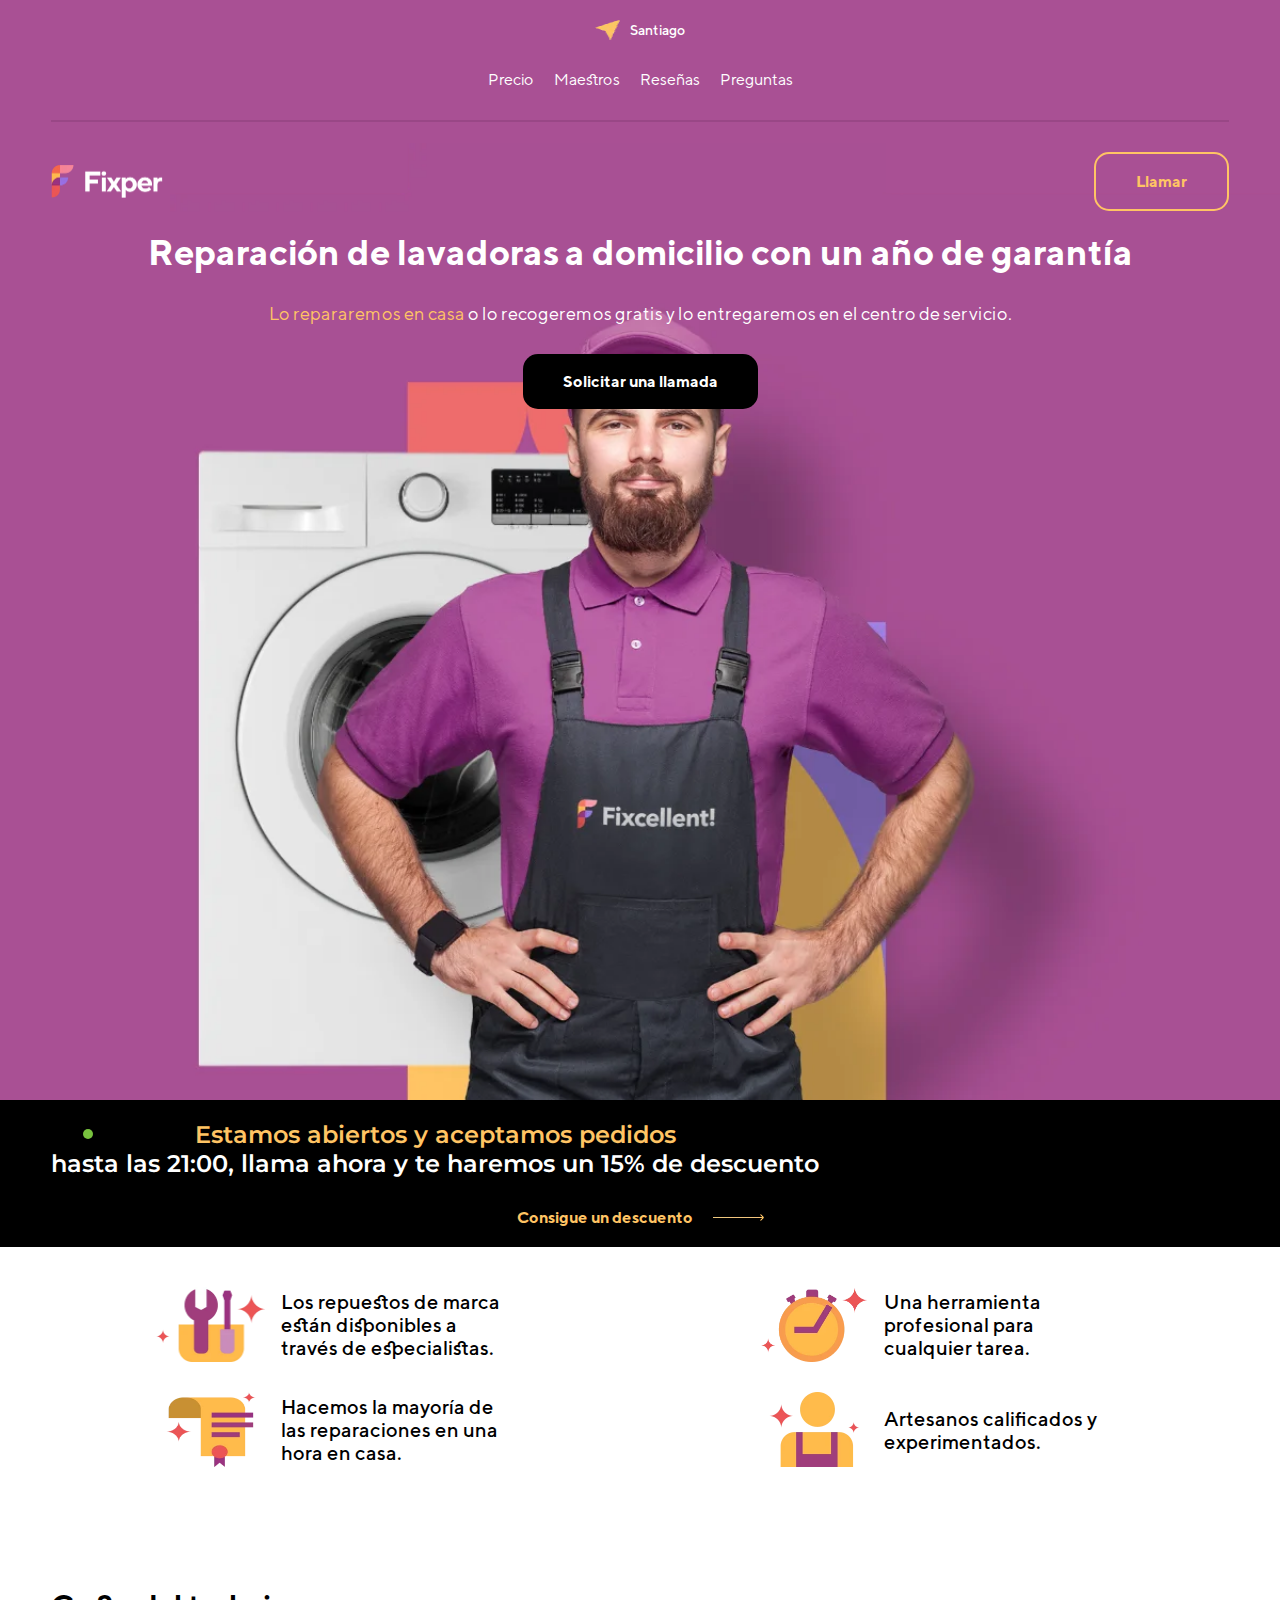
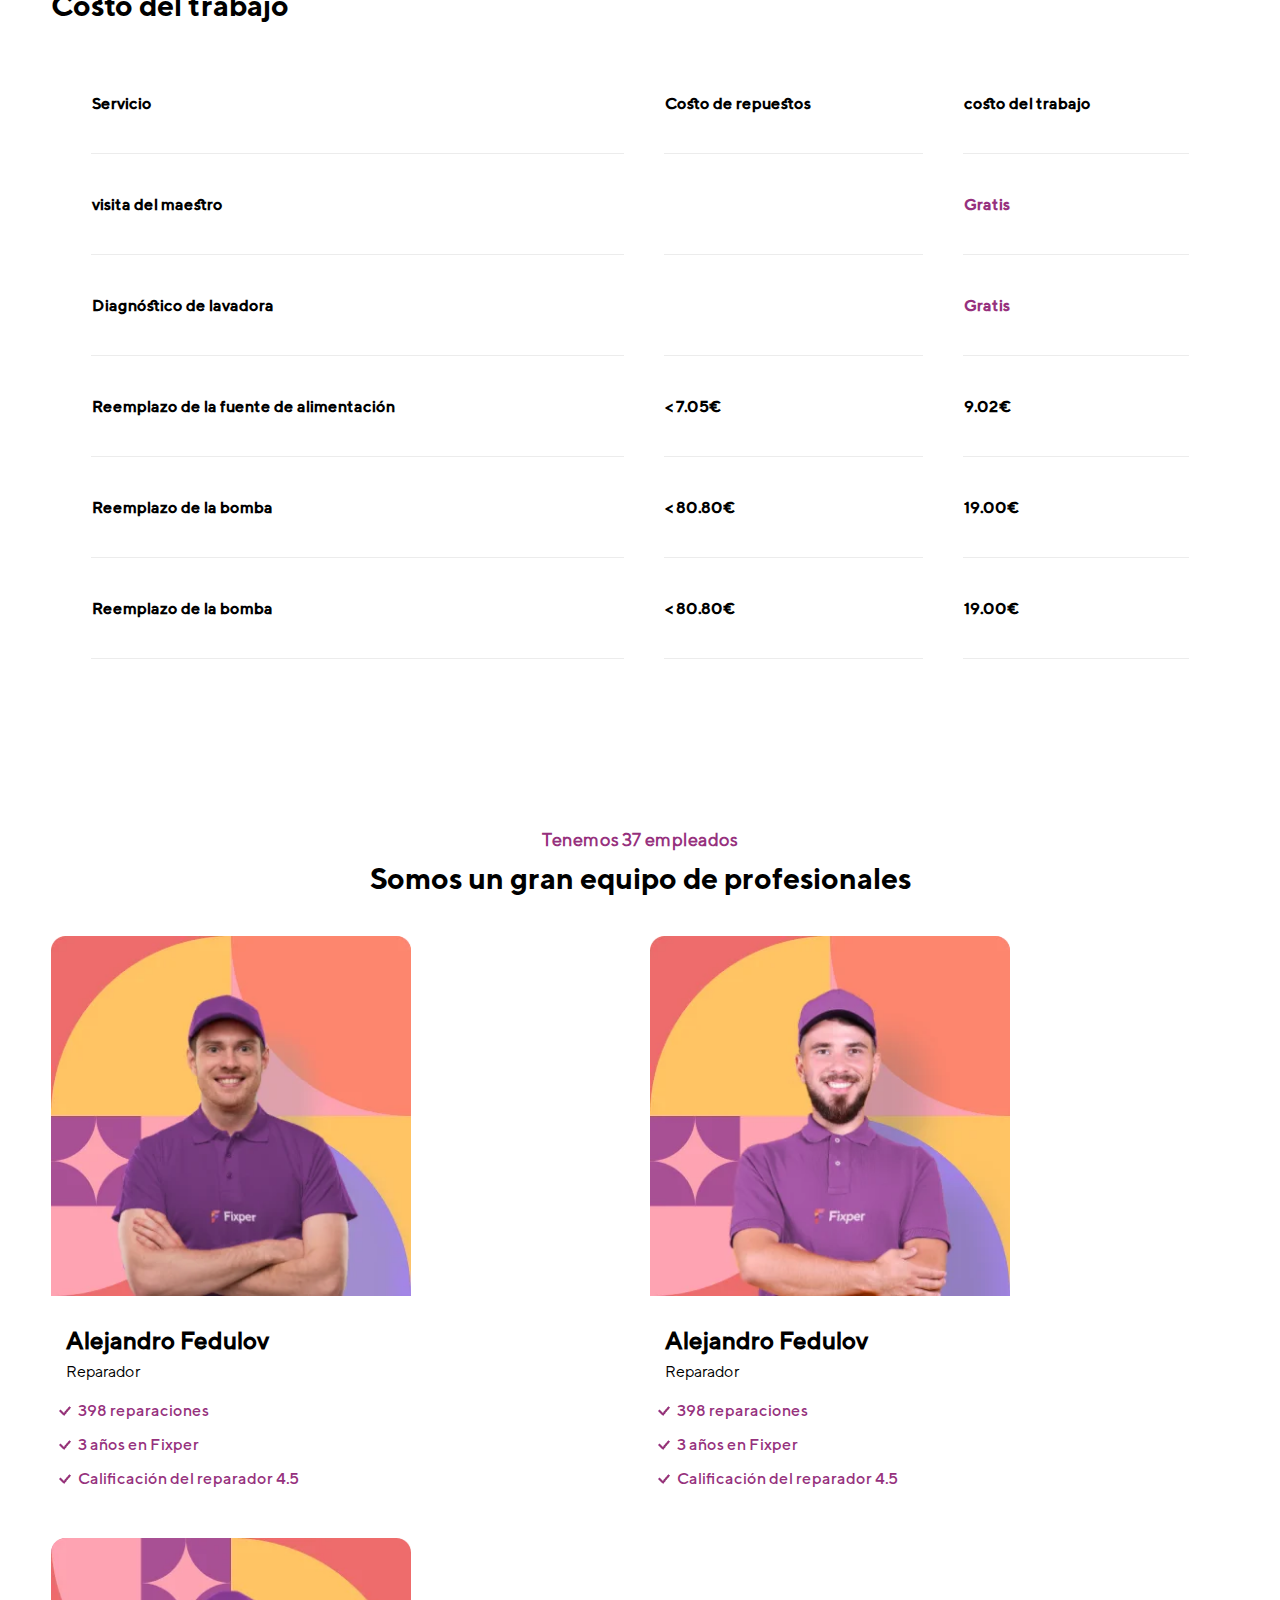
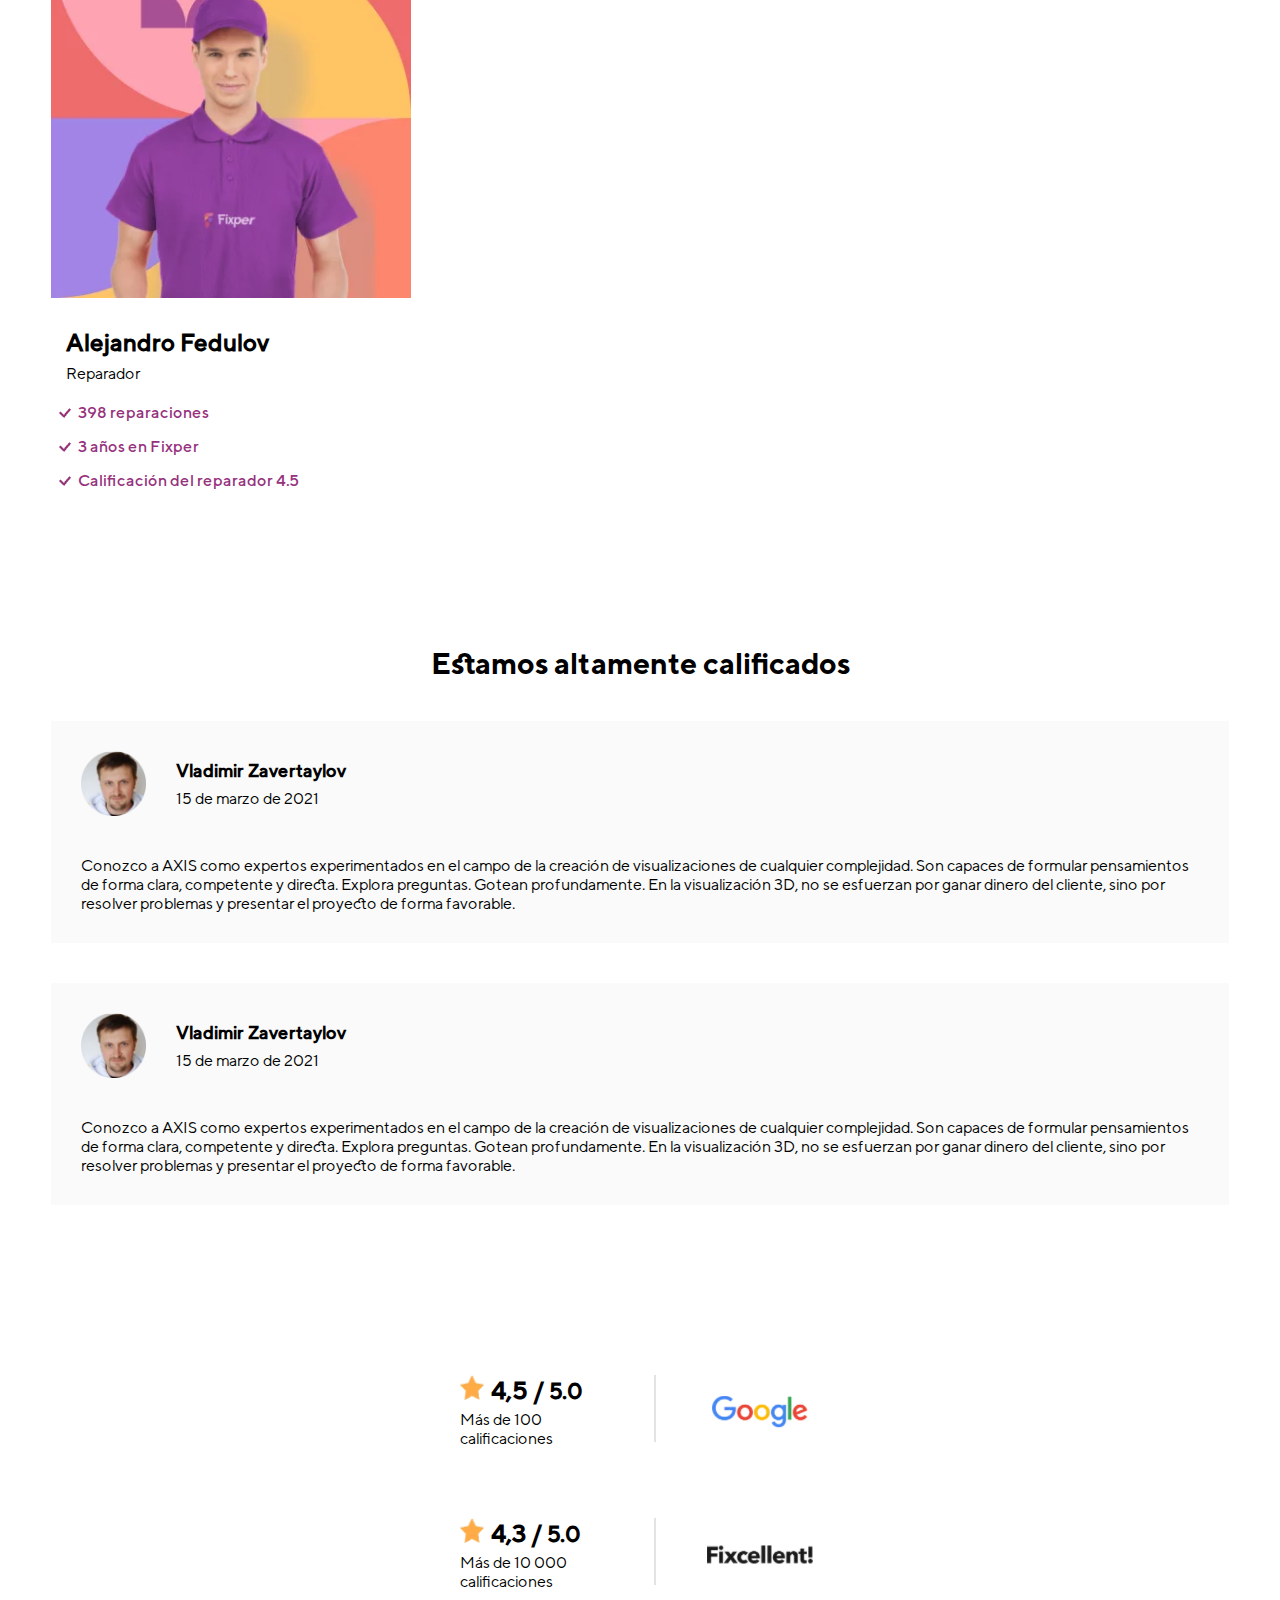
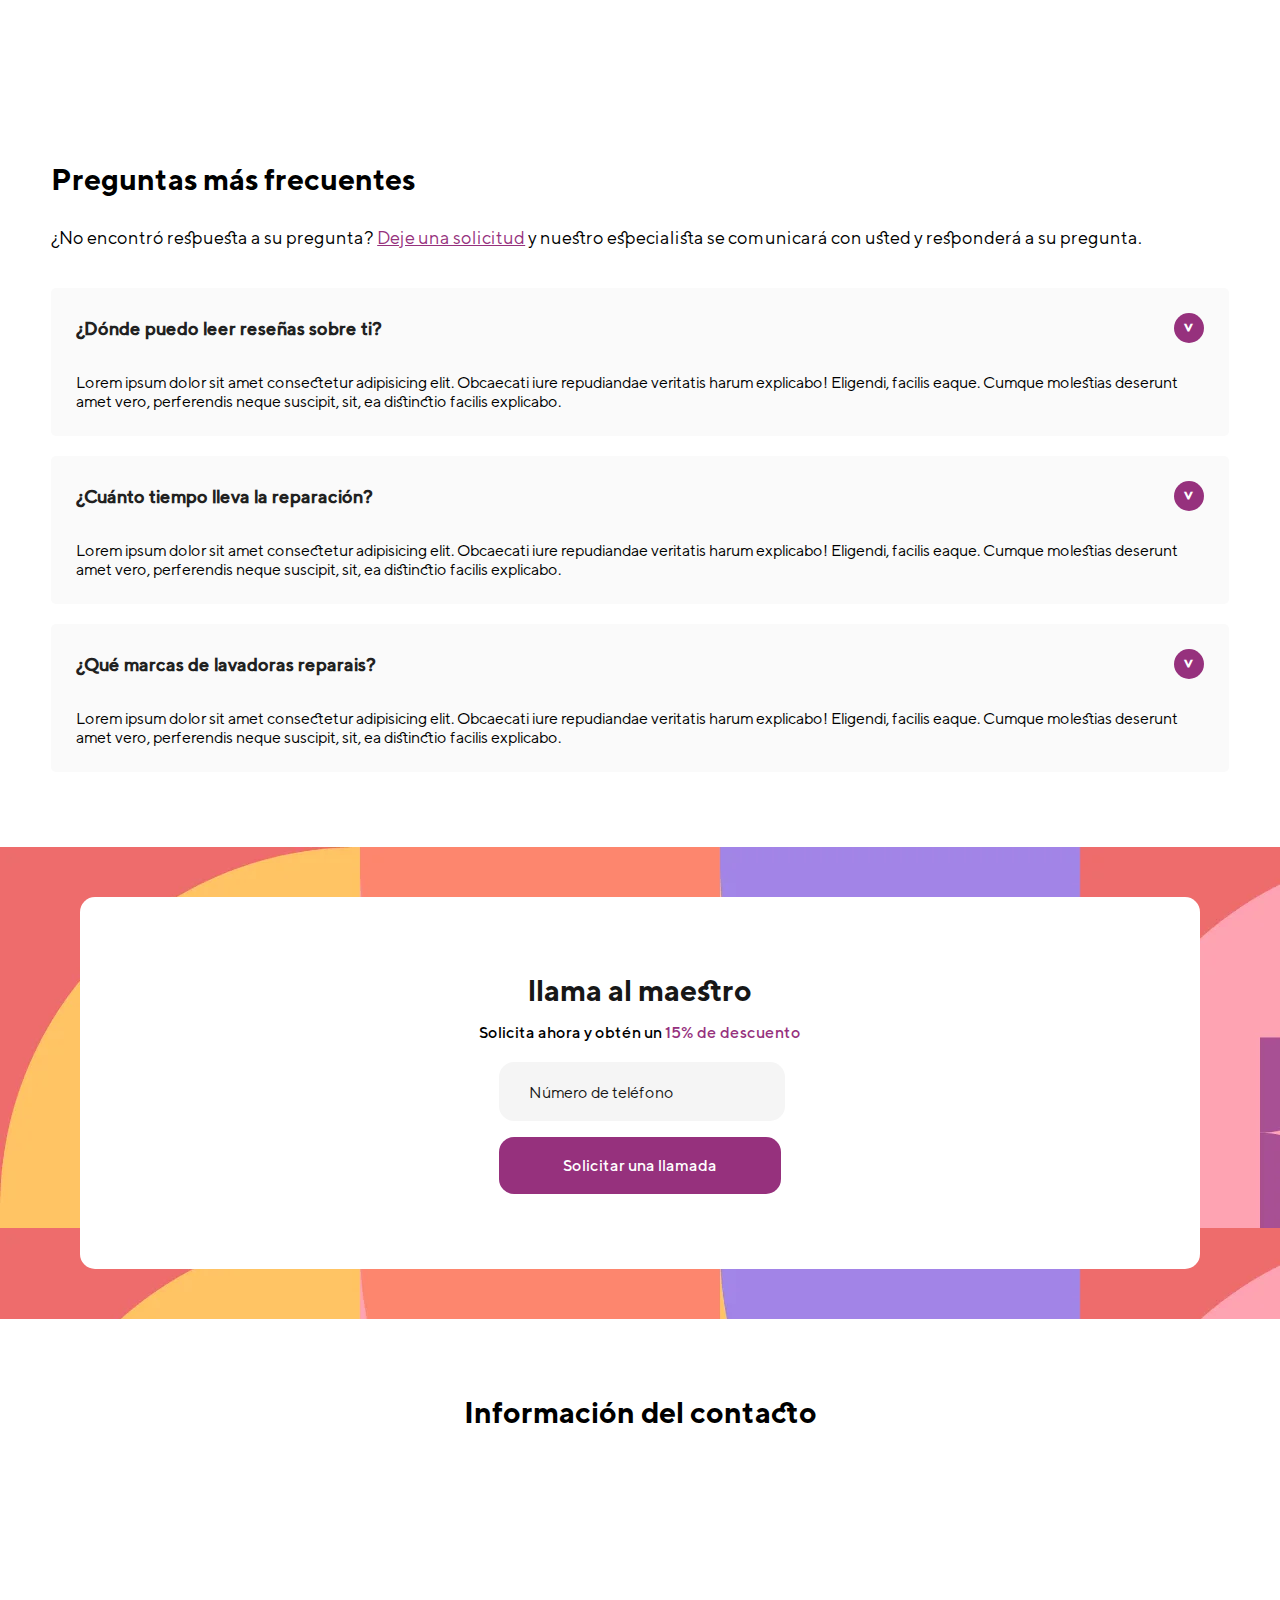
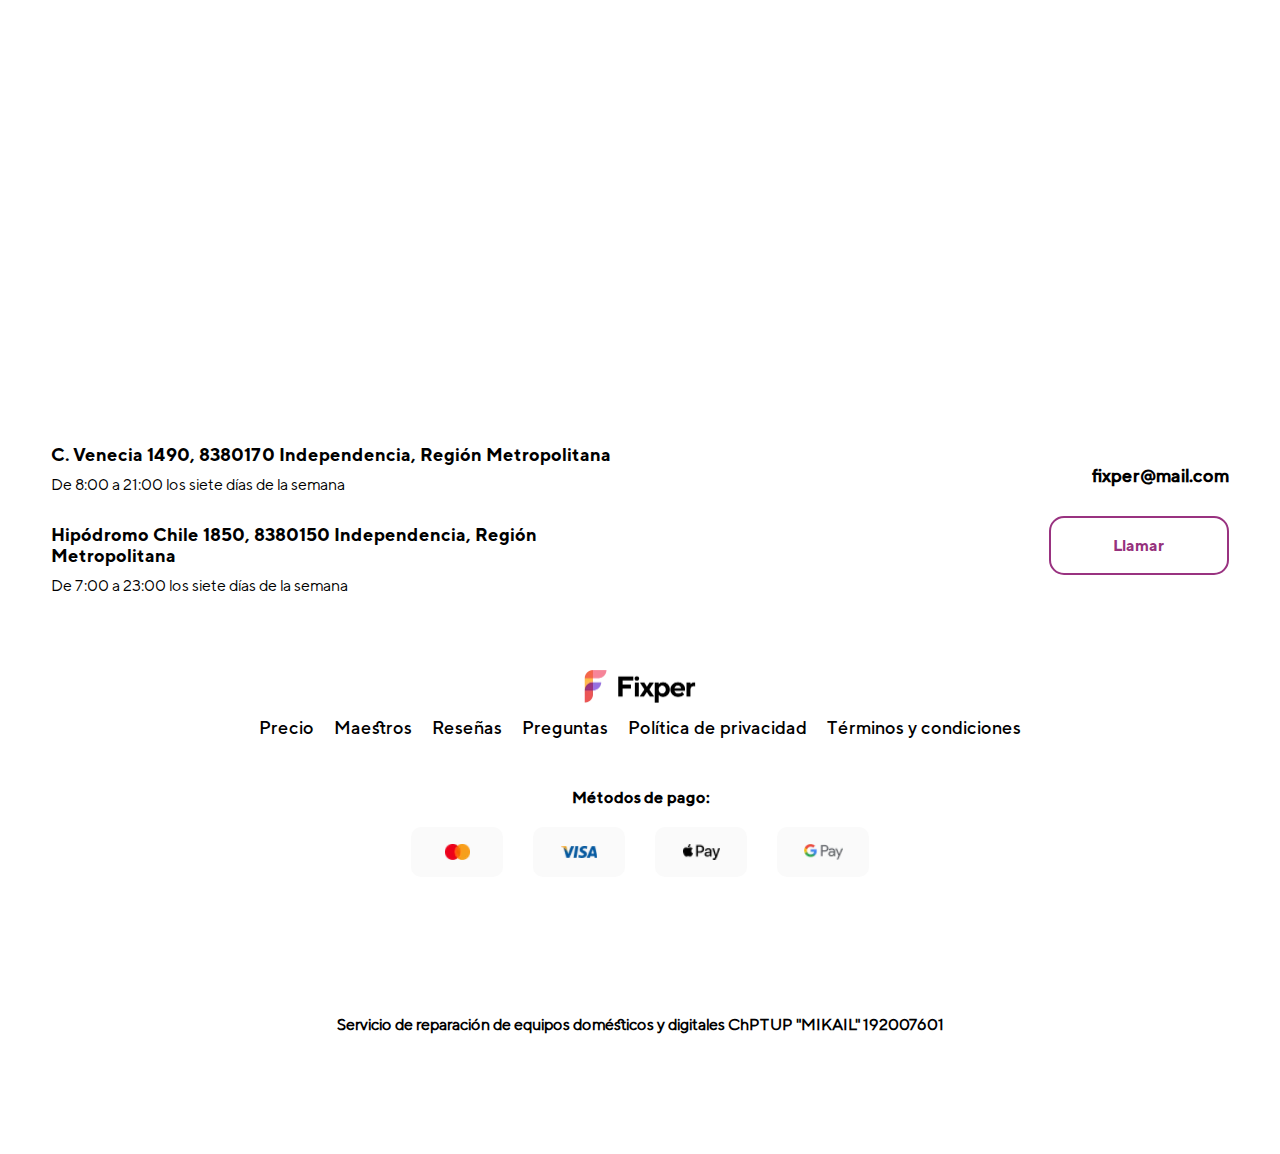
<file: index.html>
<!DOCTYPE html>
<html lang="es">
  <head>
    <link rel="shortcut icon" href="favicon.ico" type="image/x-icon" />
    <link rel="stylesheet" href="style.css" />
    <link rel="preconnect" href="https://fonts.googleapis.com" />
    <link rel="preconnect" href="https://fonts.gstatic.com" crossorigin />
    <link
      href="https://fonts.googleapis.com/css2?family=Montserrat:wght@100..900&display=swap"
      rel="stylesheet"
    />
    <meta charset="UTF-8" />
    <meta name="viewport" content="width=device-width, initial-scale=1.0" />
    <meta name="description" content="reparar lavadoras centro de servicio" />
    <meta name="keywords" content="reparar lavadoras centro de servicio" />
    <title>Fixper</title>
  </head>
  <body>
    <header class="mobile-header">
      <div class="container">
        <div class="mobile-header-wrapper">
          <div class="mobile-header-top">
            <div class="mobile-header-geo">
              <img src="content/header-geo.webp" alt="" />
              <p>Santiago</p>
            </div>
            <ul>
              <li><a href="#price-mobile">Precio</a></li>
              <li><a href="#masters">Maestros</a></li>
              <li><a href="#reviews">Reseñas</a></li>
              <li><a href="#ques">Preguntas</a></li>
            </ul>
          </div>
          <div class="mobile-header-bott">
            <img src="content/logo.webp" alt="" width="112" height="33" />
            <a href="#form">Llamar</a>
          </div>
        </div>
      </div>
    </header>
    <header class="header">
      <div class="container">
        <div class="header-wrapper">
          <div class="header-left">
            <img src="content/logo.webp" alt="" width="112" height="33" />
            <ul>
              <li><a href="#price-mobile">Precio</a></li>
              <li><a href="#masters">Maestros</a></li>
              <li><a href="#reviews">Reseñas</a></li>
              <li><a href="#ques">Preguntas</a></li>
            </ul>
          </div>
          <div class="header-right">
            <div class="header-geo">
              <img src="content/header-geo.webp" alt="" />
              <p>Santiago</p>
            </div>
            <div class="header-btn">
              <a href="#form">Llamar</a>
            </div>
          </div>
        </div>
      </div>
    </header>
    <section class="banner">
      <div class="container">
        <div class="banner-wrapper">
          <h1>Reparación de lavadoras a domicilio con un año de garantía</h1>
          <p>
            <span>Lo repararemos en casa</span> o lo recogeremos gratis y lo entregaremos en el centro de
            servicio.
          </p>
          <a href="#form">Solicitar una llamada</a>
        </div>
      </div>
    </section>
    <section class="open">
      <div class="container">
        <div class="open-wrapper">
          <h3 class="open-text-desktop">
            <span>Estamos abiertos y aceptamos pedidoshasta las 21:00,</span> llama ahora y te haremos un 15%
            de descuento
          </h3>
          <div class="open-text">
            <h2>
              <div class="open-circle"></div>
              <span>Estamos abiertos y aceptamos pedidos</span>hasta las 21:00, llama ahora y te haremos un
              15% de descuento
            </h2>
          </div>
          <a href="#form">Consigue un descuento <img src="content/arrow1.webp" alt="" /></a>
        </div>
      </div>
    </section>
    <section class="dignity">
      <div class="container">
        <div class="dignity-wrapper">
          <div class="dignity-card">
            <div>
              <img src="content/dignity1.webp" alt="" />
            </div>
            <h2>Los repuestos de marca están disponibles a través de especialistas.</h2>
          </div>
          <div class="dignity-card">
            <div>
              <img src="content/dignity2.webp" alt="" />
            </div>
            <h2>Una herramienta profesional para cualquier tarea.</h2>
          </div>
          <div class="dignity-card">
            <div>
              <img src="content/dignity3.webp" alt="" />
            </div>
            <h2>Hacemos la mayoría de las reparaciones en una hora en casa.</h2>
          </div>
          <div class="dignity-card">
            <div>
              <img src="content/dignity4.webp" alt="" />
            </div>
            <h2>Artesanos calificados y experimentados.</h2>
          </div>
        </div>
      </div>
    </section>
    <section class="price-mobile" id="price-mobile">
      <div class="container">
        <div class="price-mobile-title">
          <h1>Costo del trabajo</h1>
        </div>
        <div class="price-mobile-wrapper">
          <div class="price-mobile-card">
            <h2>visita del maestro</h2>
            <div>
              <p>Costo del trabajo</p>
              <h3>Gratis</h3>
            </div>
          </div>
          <div class="price-mobile-card">
            <h2>Diagnóstico de lavadora</h2>
            <div>
              <p>Costo del trabajo</p>
              <h3>Gratis</h3>
            </div>
          </div>
          <div class="price-mobile-card">
            <h2>Reemplazo de la fuente de alimentación</h2>
            <div>
              <p>Costo del trabajo</p>
              <h4>9.02€</h4>
            </div>
            <div>
              <p>Costo de repuestos</p>
              <h4>7.05€</h4>
            </div>
          </div>
          <div class="price-mobile-card">
            <h2>Reemplazo de la bomba</h2>
            <div>
              <p>Costo del trabajo</p>
              <h4>19.00€</h4>
            </div>
            <div>
              <p>Costo de repuestos</p>
              <h4>< 80.80€</h4>
            </div>
          </div>
          <div class="price-mobile-card">
            <h2>Reemplazo de la bomba</h2>
            <div>
              <p>Costo del trabajo</p>
              <h4>19.00€</h4>
            </div>
            <div>
              <p>Costo de repuestos</p>
              <h4>< 80.80€</h4>
            </div>
          </div>
        </div>
      </div>
    </section>
    <section class="price" id="price-mobile">
      <div class="container">
        <div class="price-title">
          <h1>Costo del trabajo</h1>
        </div>
        <div class="price-wrapper">
          <table>
            <tr>
              <th>Servicio</th>
              <th>Costo de repuestos</th>
              <th>costo del trabajo</th>
            </tr>
            <tr>
              <th>visita del maestro</th>
              <th></th>
              <th><span>Gratis</span></th>
            </tr>
            <tr>
              <th>Diagnóstico de lavadora</th>
              <th></th>
              <th><span>Gratis</span></th>
            </tr>
            <tr>
              <th>Reemplazo de la fuente de alimentación</th>
              <th>< 7.05€</th>
              <th>9.02€</th>
            </tr>
            <tr>
              <th>Reemplazo de la bomba</th>
              <th>< 80.80€</th>
              <th>19.00€</th>
            </tr>
            <tr>
              <th>Reemplazo de la bomba</th>
              <th>< 80.80€</th>
              <th>19.00€</th>
            </tr>
          </table>
        </div>
      </div>
    </section>
    <section class="masters" id="masters">
      <div class="container">
        <div class="masters-title">
          <h2>Tenemos 37 empleados</h2>
          <h1>Somos un gran equipo de profesionales</h1>
        </div>
        <div class="masters-wrapper">
          <div class="masters-card">
            <img src="content/masters1.webp" alt="" />
            <div class="masters-card-text">
              <h3>Alejandro Fedulov</h3>
              <p>Reparador</p>
              <ul>
                <li>398 reparaciones</li>
                <li>3 años en Fixper</li>
                <li>Calificación del reparador 4.5</li>
              </ul>
            </div>
          </div>
          <div class="masters-card">
            <img src="content/masters2.webp" alt="" />
            <div class="masters-card-text">
              <h3>Alejandro Fedulov</h3>
              <p>Reparador</p>
              <ul>
                <li>398 reparaciones</li>
                <li>3 años en Fixper</li>
                <li>Calificación del reparador 4.5</li>
              </ul>
            </div>
          </div>
          <div class="masters-card">
            <img src="content/masters3.webp" alt="" />
            <div class="masters-card-text">
              <h3>Alejandro Fedulov</h3>
              <p>Reparador</p>
              <ul>
                <li>398 reparaciones</li>
                <li>3 años en Fixper</li>
                <li>Calificación del reparador 4.5</li>
              </ul>
            </div>
          </div>
        </div>
      </div>
    </section>
    <section class="reviews" id="reviews">
      <div class="container">
        <div class="reviews-wrapper">
          <h1>Estamos altamente calificados</h1>
          <div class="reviews-cards">
            <div class="reviews-card">
              <div>
                <img src="content/reviews-img.webp" alt="" />
                <div>
                  <h3>Vladimir Zavertaylov</h3>
                  <p>15 de marzo de 2021</p>
                </div>
              </div>
              <p>
                Conozco a AXIS como expertos experimentados en el campo de la creación de visualizaciones de
                cualquier complejidad. Son capaces de formular pensamientos de forma clara, competente y
                directa. Explora preguntas. Gotean profundamente. En la visualización 3D, no se esfuerzan por
                ganar dinero del cliente, sino por resolver problemas y presentar el proyecto de forma
                favorable.
              </p>
            </div>
            <div class="reviews-card">
              <div>
                <img src="content/reviews-img.webp" alt="" />
                <div>
                  <h3>Vladimir Zavertaylov</h3>
                  <p>15 de marzo de 2021</p>
                </div>
              </div>
              <p>
                Conozco a AXIS como expertos experimentados en el campo de la creación de visualizaciones de
                cualquier complejidad. Son capaces de formular pensamientos de forma clara, competente y
                directa. Explora preguntas. Gotean profundamente. En la visualización 3D, no se esfuerzan por
                ganar dinero del cliente, sino por resolver problemas y presentar el proyecto de forma
                favorable.
              </p>
            </div>
          </div>
        </div>
      </div>
    </section>
    <section class="grade">
      <div class="container">
        <div class="grade-wrapper">
          <div class="grade-card">
            <div class="grade-text">
              <div>
                <img src="content/star.webp" alt="" />
                <h2>4,5 / <span>5.0</span></h2>
              </div>
              <p>Más de 100 calificaciones</p>
            </div>
            <div class="grade-line"></div>
            <div class="grade-img">
              <img src="content/google.webp" alt="" />
            </div>
          </div>
          <div class="grade-card">
            <div class="grade-text">
              <div>
                <img src="content/star.webp" alt="" />
                <h2>4,3 / <span>5.0</span></h2>
              </div>
              <p>Más de 10 000 calificaciones</p>
            </div>
            <div class="grade-line"></div>
            <div class="grade-img">
              <img src="content/fixcellent.webp" alt="" />
            </div>
          </div>
        </div>
      </div>
    </section>
    <section class="ques" id="ques">
      <div class="container">
        <div class="ques-flex">
          <div class="ques-title">
            <h1>Preguntas más frecuentes</h1>
            <p>
              ¿No encontró respuesta a su pregunta? <a href="#form">Deje una solicitud</a> y nuestro
              especialista se comunicará con usted y responderá a su pregunta.
            </p>
          </div>
          <div class="ques-wrapper">
            <div class="ques-card">
              <div class="ques-card-title">
                <h2>¿Dónde puedo leer reseñas sobre ti?</h2>
                <div><p>></p></div>
              </div>
              <p>
                Lorem ipsum dolor sit amet consectetur adipisicing elit. Obcaecati iure repudiandae veritatis
                harum explicabo! Eligendi, facilis eaque. Cumque molestias deserunt amet vero, perferendis
                neque suscipit, sit, ea distinctio facilis explicabo.
              </p>
            </div>
            <div class="ques-card">
              <div class="ques-card-title">
                <h2>¿Cuánto tiempo lleva la reparación?</h2>
                <div><p>></p></div>
              </div>
              <p>
                Lorem ipsum dolor sit amet consectetur adipisicing elit. Obcaecati iure repudiandae veritatis
                harum explicabo! Eligendi, facilis eaque. Cumque molestias deserunt amet vero, perferendis
                neque suscipit, sit, ea distinctio facilis explicabo.
              </p>
            </div>
            <div class="ques-card">
              <div class="ques-card-title">
                <h2>¿Qué marcas de lavadoras reparais?</h2>
                <div><p>></p></div>
              </div>
              <p>
                Lorem ipsum dolor sit amet consectetur adipisicing elit. Obcaecati iure repudiandae veritatis
                harum explicabo! Eligendi, facilis eaque. Cumque molestias deserunt amet vero, perferendis
                neque suscipit, sit, ea distinctio facilis explicabo.
              </p>
            </div>
          </div>
        </div>
      </div>
    </section>
    <section class="form" id="form">
      <div class="container">
        <div class="form-wrapper">
          <div class="form-card">
            <div class="form-text">
              <h1>llama al maestro</h1>
              <p>Solicita ahora y obtén un <span>15% de descuento</span></p>
            </div>
            <form action="success.html">
              <input type="number" name="" id="" placeholder="Número de teléfono" required />
              <button type="submit" href="success.html">Solicitar una llamada</button>
            </form>
          </div>
        </div>
      </div>
    </section>
    <section class="contacts">
      <div class="container">
        <h1>Información del contacto</h1>
        <div class="contacts-wrapper">
          <div class="contacts-map">
            <iframe
              src="https://www.google.com/maps/embed?pb=!1m18!1m12!1m3!1d2288.0305771122357!2d-70.66357274440215!3d-33.408146947403225!2m3!1f0!2f0!3f0!3m2!1i1024!2i768!4f13.1!3m3!1m2!1s0x9662c5d6e911bb6b%3A0x1e495197b5aa01dc!2zQy4gVmVuZWNpYSAxNDkwLCA4MzgwMTcwIEluZGVwZW5kZW5jaWEsIFJlZ2nDs24gTWV0cm9wb2xpdGFuYSwg0KfQuNC70Lg!5e0!3m2!1sru!2sua!4v1711045792676!5m2!1sru!2sua"
              style="border: 0"
              allowfullscreen=""
              loading="lazy"
              referrerpolicy="no-referrer-when-downgrade"
            ></iframe>
          </div>
          <div class="contacts-flex">
            <h1 class="contacts-dk-t">Información del contacto</h1>
            <div class="contacts-st">
              <div>
                <h2>C. Venecia 1490, 8380170 Independencia, Región Metropolitana</h2>
                <p>De 8:00 a 21:00 los siete días de la semana</p>
              </div>
              <div>
                <h2>Hipódromo Chile 1850, 8380150 Independencia, Región Metropolitana</h2>
                <p>De 7:00 a 23:00 los siete días de la semana</p>
              </div>
            </div>
            <div class="contacts-mail">
              <h3>fixper@mail.com</h3>
              <a href="#form">Llamar</a>
            </div>
          </div>
        </div>
      </div>
    </section>
    <footer class="footer">
      <div class="container">
        <div class="footer-wrapper">
          <div class="footer-logo">
            <img src="content/footer-logo.webp" alt="" width="112" height="33" />
          </div>
          <ul>
            <li><a href="#price-mobile">Precio</a></li>
            <li><a href="#masters">Maestros</a></li>
            <li><a href="#reviews">Reseñas</a></li>
            <li><a href="#ques">Preguntas</a></li>
            <li><a href="privacy.html">Política de privacidad</a></li>
            <li><a href="terms.html">Términos y condiciones</a></li>
          </ul>
          <div class="footer-pay">
            <h3>Métodos de pago:</h3>
            <div class="footer-pay-wrap">
              <div class="footer-pay-card">
                <img src="content/footer-mc.webp" alt="" />
              </div>
              <div class="footer-pay-card">
                <img src="content/footer-visa.webp" alt="" />
              </div>
              <div class="footer-pay-card">
                <img src="content/footer-applepay.webp" alt="" />
              </div>
              <div class="footer-pay-card">
                <img src="content/footer-gpay.webp" alt="" />
              </div>
              =
            </div>
          </div>
          <h2>Servicio de reparación de equipos domésticos y digitales ChPTUP "MIKAIL" 192007601</h2>
        </div>
      </div>
    </footer>
  </body>
</html>
</file>
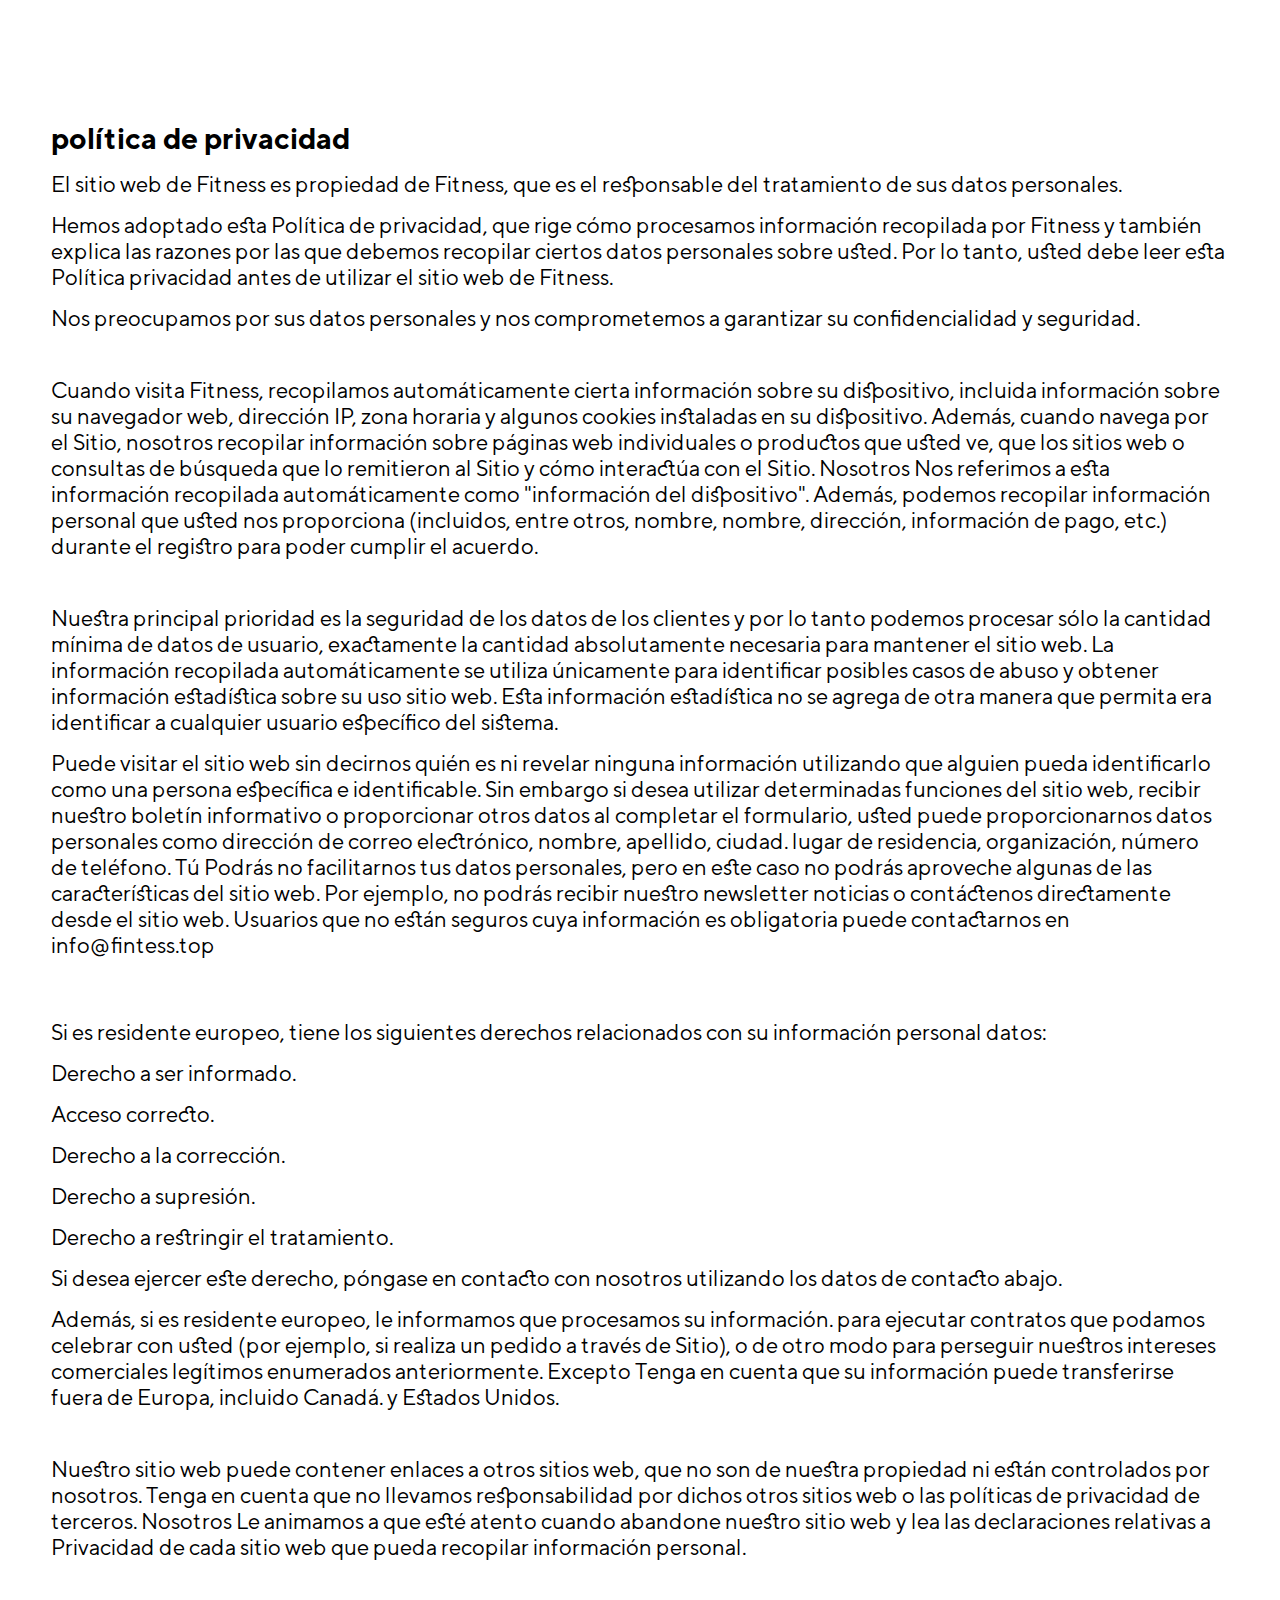
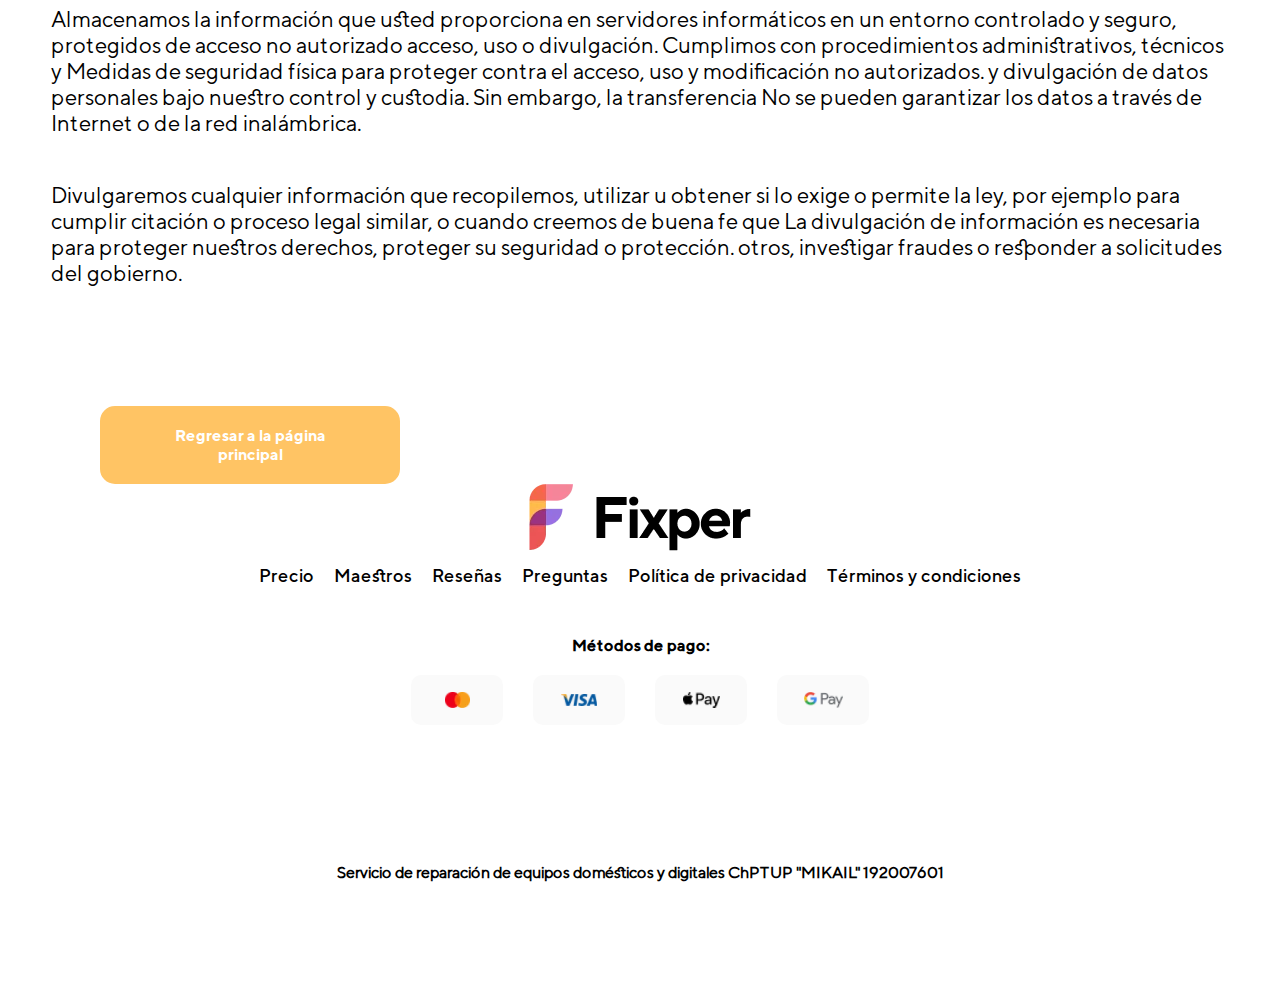
<file: privacy.html>
<!DOCTYPE html>
<html lang="es">
  <head>
    <link rel="shortcut icon" href="favicon.ico" type="image/x-icon" />
    <link rel="stylesheet" href="style.css" />
    <link rel="preconnect" href="https://fonts.googleapis.com" />
    <link rel="preconnect" href="https://fonts.gstatic.com" crossorigin />
    <link
      href="https://fonts.googleapis.com/css2?family=Montserrat:wght@100..900&display=swap"
      rel="stylesheet"
    />
    <meta charset="UTF-8" />
    <meta name="viewport" content="width=device-width, initial-scale=1.0" />
    <meta name="description" content="reparar lavadoras centro de servicio" />
    <meta name="keywords" content="reparar lavadoras centro de servicio" />
    <title>Fixper</title>
  </head>
  <body>
    <section class="privacy">
      <div class="container">
        <div class="privacy-wrapper">
          <h1>política de privacidad</h1>
          <p>
            El sitio web de Fitness es propiedad de Fitness, que es el responsable del tratamiento de sus
            datos personales.
          </p>
          <p>
            Hemos adoptado esta Política de privacidad, que rige cómo procesamos información recopilada por
            Fitness y también explica las razones por las que debemos recopilar ciertos datos personales sobre
            usted. Por lo tanto, usted debe leer esta Política privacidad antes de utilizar el sitio web de
            Fitness.
          </p>
          <p>
            Nos preocupamos por sus datos personales y nos comprometemos a garantizar su confidencialidad y
            seguridad.
          </p>
          <p>
            <span> Información personal que recopilamos:</span>
            Cuando visita Fitness, recopilamos automáticamente cierta información sobre su dispositivo,
            incluida información sobre su navegador web, dirección IP, zona horaria y algunos cookies
            instaladas en su dispositivo. Además, cuando navega por el Sitio, nosotros recopilar información
            sobre páginas web individuales o productos que usted ve, que los sitios web o consultas de
            búsqueda que lo remitieron al Sitio y cómo interactúa con el Sitio. Nosotros Nos referimos a esta
            información recopilada automáticamente como "información del dispositivo". Además, podemos
            recopilar información personal que usted nos proporciona (incluidos, entre otros, nombre, nombre,
            dirección, información de pago, etc.) durante el registro para poder cumplir el acuerdo.
          </p>
          <p>
            <span>¿Por qué tratamos tus datos?</span>
            Nuestra principal prioridad es la seguridad de los datos de los clientes y por lo tanto podemos
            procesar sólo la cantidad mínima de datos de usuario, exactamente la cantidad absolutamente
            necesaria para mantener el sitio web. La información recopilada automáticamente se utiliza
            únicamente para identificar posibles casos de abuso y obtener información estadística sobre su uso
            sitio web. Esta información estadística no se agrega de otra manera que permita era identificar a
            cualquier usuario específico del sistema.
          </p>
          <p>
            Puede visitar el sitio web sin decirnos quién es ni revelar ninguna información utilizando que
            alguien pueda identificarlo como una persona específica e identificable. Sin embargo si desea
            utilizar determinadas funciones del sitio web, recibir nuestro boletín informativo o proporcionar
            otros datos al completar el formulario, usted puede proporcionarnos datos personales como
            dirección de correo electrónico, nombre, apellido, ciudad. lugar de residencia, organización,
            número de teléfono. Tú Podrás no facilitarnos tus datos personales, pero en este caso no podrás
            aproveche algunas de las características del sitio web. Por ejemplo, no podrás recibir nuestro
            newsletter noticias o contáctenos directamente desde el sitio web. Usuarios que no están seguros
            cuya información es obligatoria puede contactarnos en info@fintess.top
          </p>
          <p><span>Tus derechos:</span></p>
          <p>
            Si es residente europeo, tiene los siguientes derechos relacionados con su información personal
            datos:
          </p>
          <p>Derecho a ser informado.</p>
          <p>Acceso correcto.</p>
          <p>Derecho a la corrección.</p>
          <p>Derecho a supresión.</p>
          <p>Derecho a restringir el tratamiento.</p>
          <p>
            Si desea ejercer este derecho, póngase en contacto con nosotros utilizando los datos de contacto
            abajo.
          </p>
          <p>
            Además, si es residente europeo, le informamos que procesamos su información. para ejecutar
            contratos que podamos celebrar con usted (por ejemplo, si realiza un pedido a través de Sitio), o
            de otro modo para perseguir nuestros intereses comerciales legítimos enumerados anteriormente.
            Excepto Tenga en cuenta que su información puede transferirse fuera de Europa, incluido Canadá. y
            Estados Unidos.
          </p>
          <p>
            <span>Enlaces a otros sitios:</span>Nuestro sitio web puede contener enlaces a otros sitios web,
            que no son de nuestra propiedad ni están controlados por nosotros. Tenga en cuenta que no llevamos
            responsabilidad por dichos otros sitios web o las políticas de privacidad de terceros. Nosotros Le
            animamos a que esté atento cuando abandone nuestro sitio web y lea las declaraciones relativas a
            Privacidad de cada sitio web que pueda recopilar información personal.
          </p>
          <p>
            <span>Seguridad de información:</span>Almacenamos la información que usted proporciona en
            servidores informáticos en un entorno controlado y seguro, protegidos de acceso no autorizado
            acceso, uso o divulgación. Cumplimos con procedimientos administrativos, técnicos y Medidas de
            seguridad física para proteger contra el acceso, uso y modificación no autorizados. y divulgación
            de datos personales bajo nuestro control y custodia. Sin embargo, la transferencia No se pueden
            garantizar los datos a través de Internet o de la red inalámbrica.
          </p>
          <p>
            <span>Divulgación legal:</span>Divulgaremos cualquier información que recopilemos, utilizar u
            obtener si lo exige o permite la ley, por ejemplo para cumplir citación o proceso legal similar, o
            cuando creemos de buena fe que La divulgación de información es necesaria para proteger nuestros
            derechos, proteger su seguridad o protección. otros, investigar fraudes o responder a solicitudes
            del gobierno.
          </p>
        </div>
      </div>
    </section>
    <a href="index.html" class="main-button-back">Regresar a la página principal</a>

    <footer class="footer">
      <div class="container">
        <div class="footer-wrapper">
          <div class="footer-logo">
            <img src="content/footer-logo.webp" alt="" />
          </div>
          <ul>
            <li><a href="#price-mobile">Precio</a></li>
            <li><a href="#masters">Maestros</a></li>
            <li><a href="#reviews">Reseñas</a></li>
            <li><a href="#ques">Preguntas</a></li>
            <li><a href="privacy.html">Política de privacidad</a></li>
            <li><a href="terms.html">Términos y condiciones</a></li>
          </ul>
          <div class="footer-pay">
            <h3>Métodos de pago:</h3>
            <div class="footer-pay-wrap">
              <div class="footer-pay-card">
                <img src="content/footer-mc.webp" alt="" />
              </div>
              <div class="footer-pay-card">
                <img src="content/footer-visa.webp" alt="" />
              </div>
              <div class="footer-pay-card">
                <img src="content/footer-applepay.webp" alt="" />
              </div>
              <div class="footer-pay-card">
                <img src="content/footer-gpay.webp" alt="" />
              </div>
              =
            </div>
          </div>
          <h2>Servicio de reparación de equipos domésticos y digitales ChPTUP "MIKAIL" 192007601</h2>
        </div>
      </div>
    </footer>
  </body>
</html>
</file>
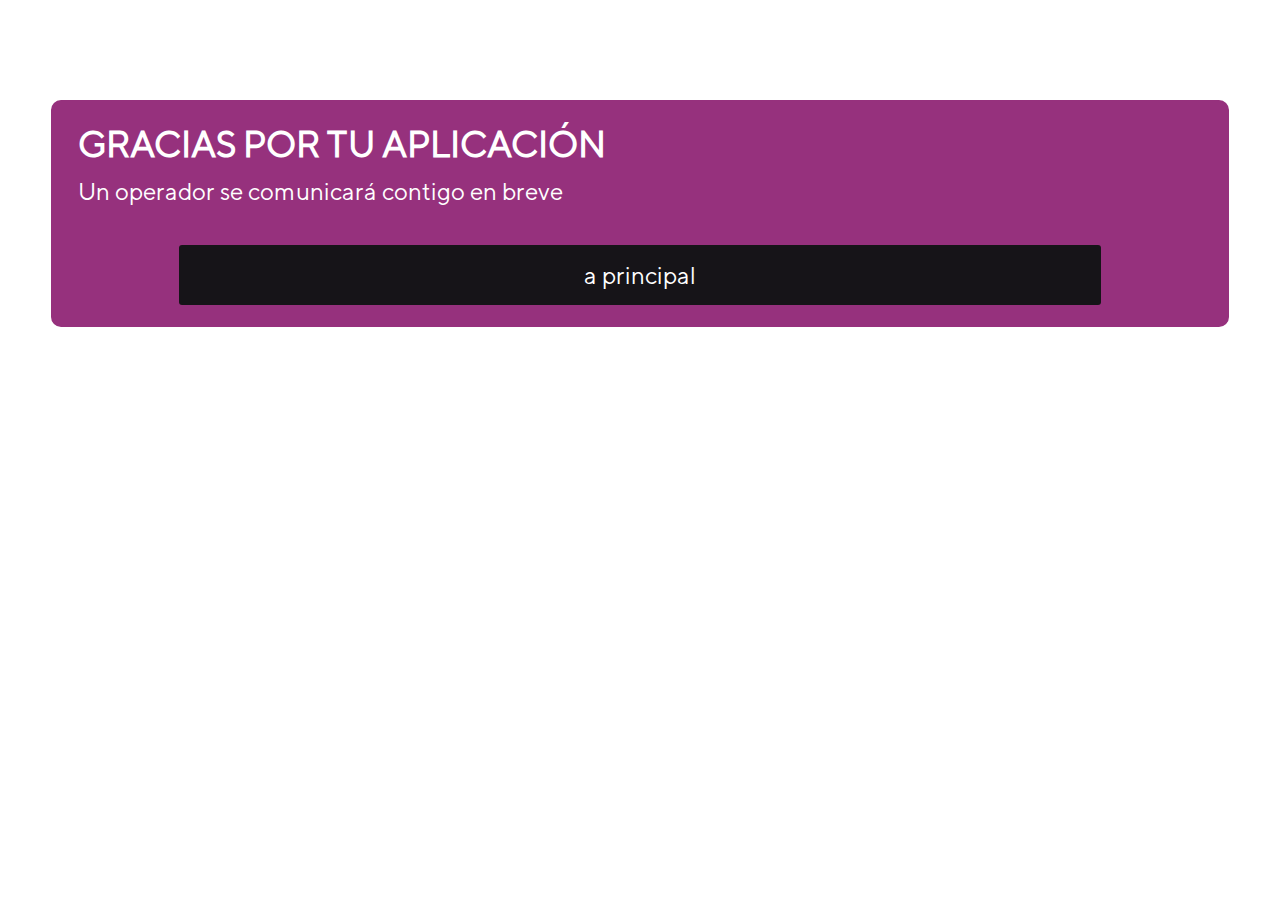
<file: success.html>
<!DOCTYPE html>
<html lang="en">
  <head>
    <link rel="shortcut icon" href="favicon.ico" type="image/x-icon" />
    <link rel="stylesheet" href="style.css" />
    <link rel="preconnect" href="https://fonts.googleapis.com" />
    <link rel="preconnect" href="https://fonts.gstatic.com" crossorigin />
    <link
      href="https://fonts.googleapis.com/css2?family=Montserrat:wght@100..900&display=swap"
      rel="stylesheet"
    />
    <meta charset="UTF-8" />
    <meta name="viewport" content="width=device-width, initial-scale=1.0" />
    <meta name="description" content="reparar lavadoras centro de servicio" />
    <meta name="keywords" content="reparar lavadoras centro de servicio" />
    <title>Fixper</title>
  </head>
  <body>
    <section class="success">
      <div class="container">
        <div class="success-wrapper">
          <div class="success-card">
            <h1 class="title">Gracias por tu aplicación</h1>
            <p class="text">Un operador se comunicará contigo en breve</p>
            <div class="success-btn" style="padding-top: 40px">
              <a href="index.html">a principal</a>
            </div>
          </div>
        </div>
      </div>
    </section>
  </body>
</html>
</file>
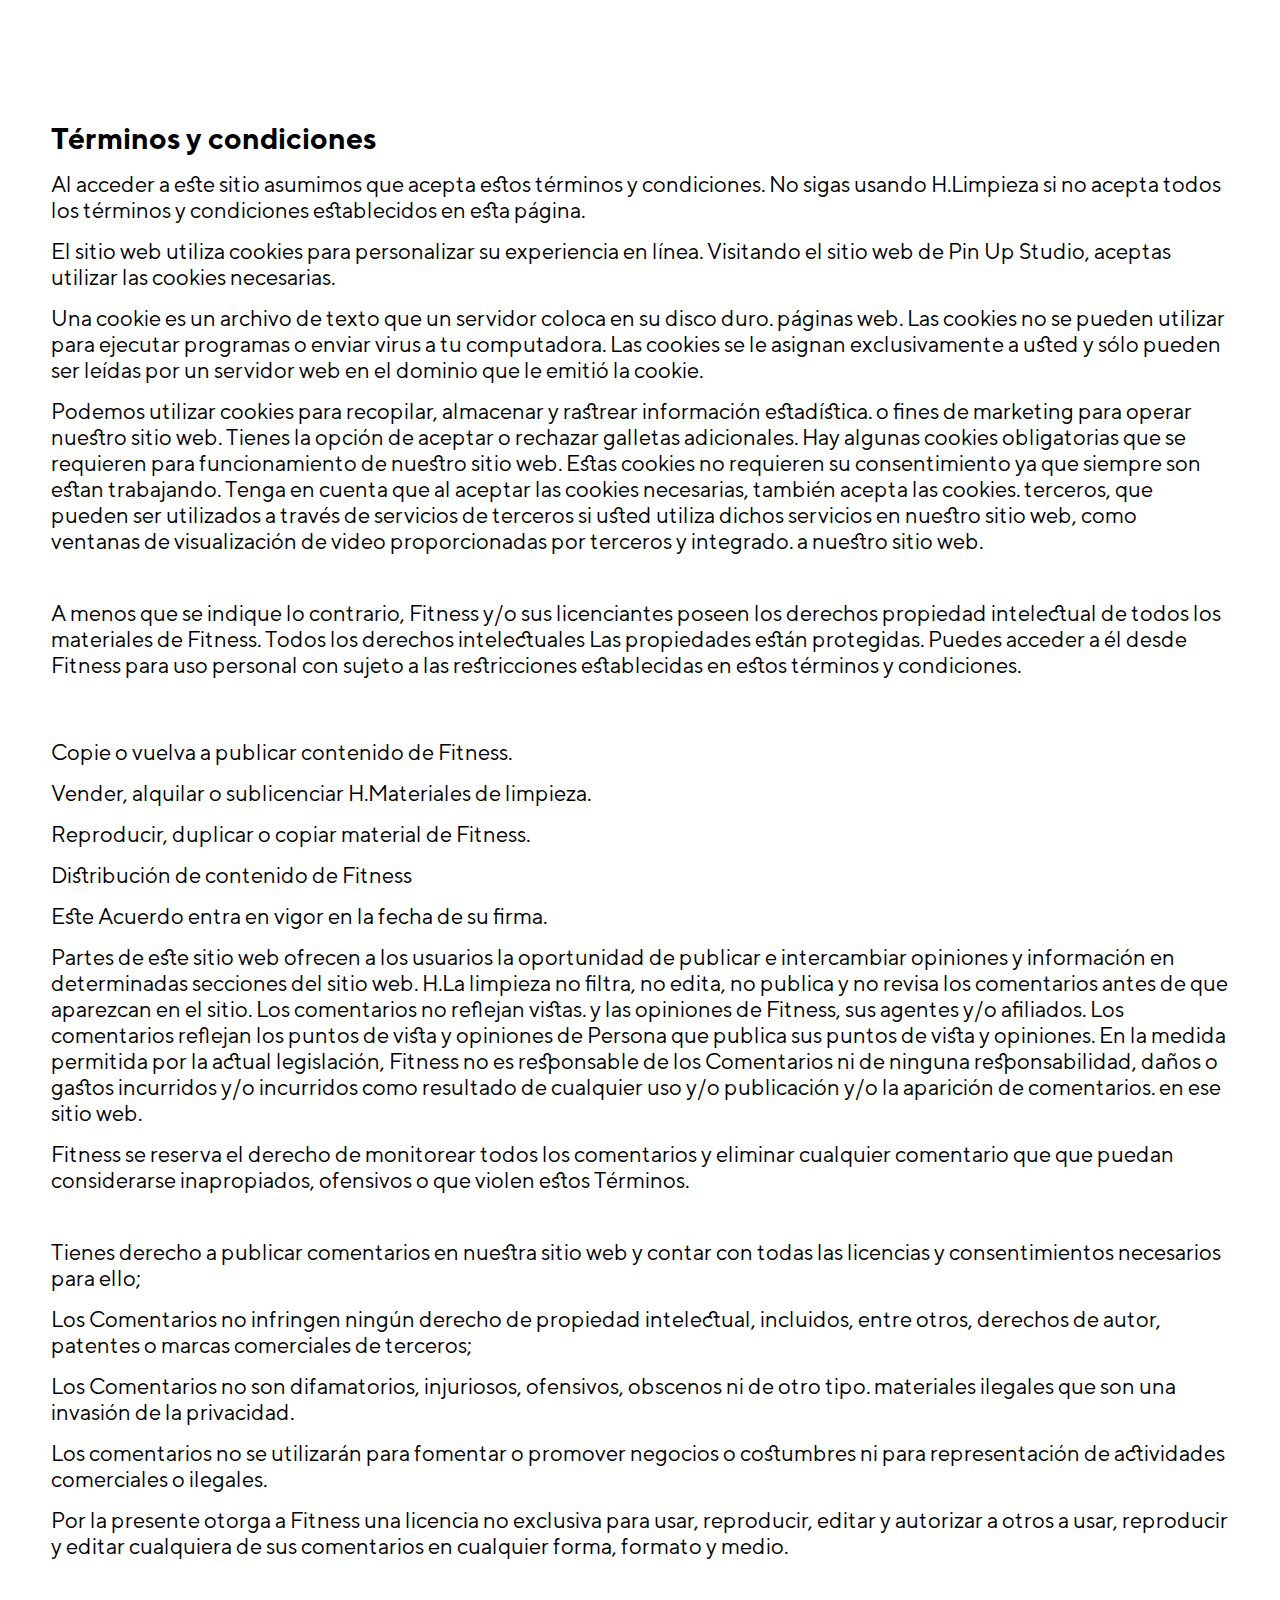
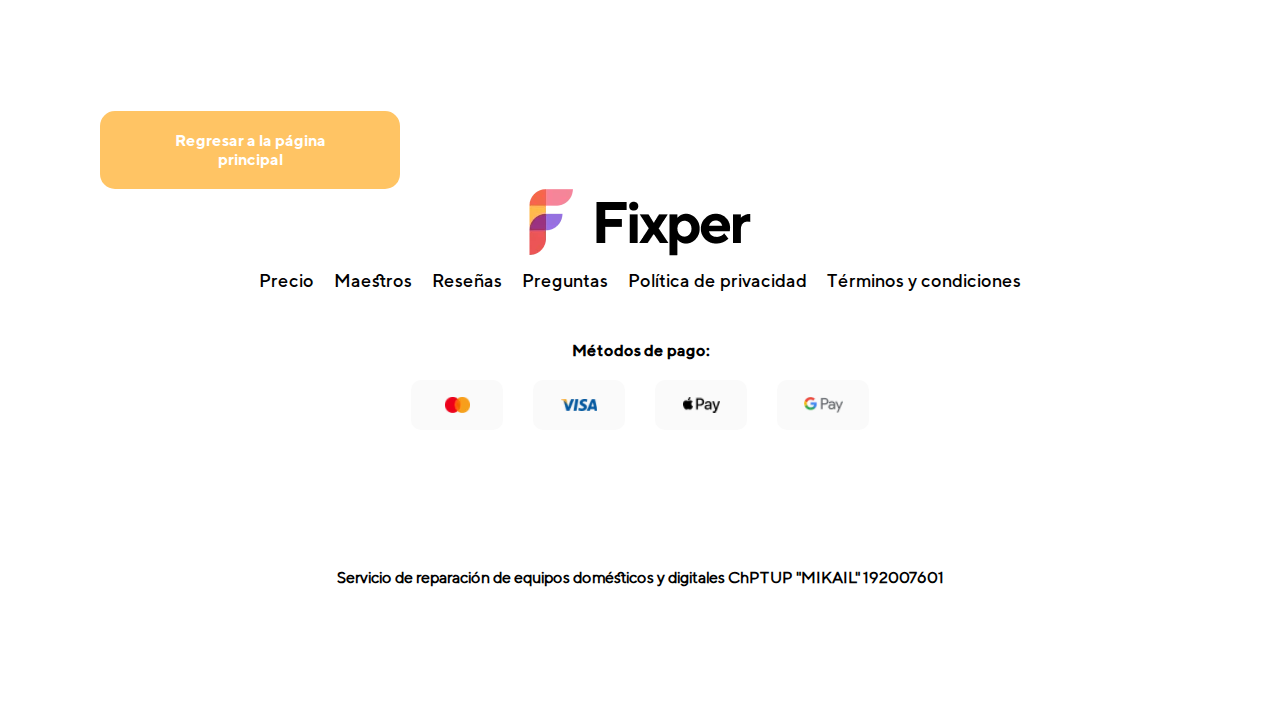
<file: terms.html>
<!DOCTYPE html>
<html lang="es">
  <head>
    <link rel="shortcut icon" href="favicon.ico" type="image/x-icon" />
    <link rel="stylesheet" href="style.css" />
    <link rel="preconnect" href="https://fonts.googleapis.com" />
    <link rel="preconnect" href="https://fonts.gstatic.com" crossorigin />
    <link
      href="https://fonts.googleapis.com/css2?family=Montserrat:wght@100..900&display=swap"
      rel="stylesheet"
    />
    <meta charset="UTF-8" />
    <meta name="viewport" content="width=device-width, initial-scale=1.0" />
    <meta name="description" content="reparar lavadoras centro de servicio" />
    <meta name="keywords" content="reparar lavadoras centro de servicio" />
    <title>Fixper</title>
  </head>
  <body>
    <section class="terms">
      <div class="container">
        <div class="terms-wrapper">
          <h1>Términos y condiciones</h1>
          <p>
            Al acceder a este sitio asumimos que acepta estos términos y condiciones. No sigas usando
            H.Limpieza si no acepta todos los términos y condiciones establecidos en esta página.
          </p>
          <p>
            El sitio web utiliza cookies para personalizar su experiencia en línea. Visitando el sitio web de
            Pin Up Studio, aceptas utilizar las cookies necesarias.
          </p>
          <p>
            Una cookie es un archivo de texto que un servidor coloca en su disco duro. páginas web. Las
            cookies no se pueden utilizar para ejecutar programas o enviar virus a tu computadora. Las cookies
            se le asignan exclusivamente a usted y sólo pueden ser leídas por un servidor web en el dominio
            que le emitió la cookie.
          </p>
          <p>
            Podemos utilizar cookies para recopilar, almacenar y rastrear información estadística. o fines de
            marketing para operar nuestro sitio web. Tienes la opción de aceptar o rechazar galletas
            adicionales. Hay algunas cookies obligatorias que se requieren para funcionamiento de nuestro
            sitio web. Estas cookies no requieren su consentimiento ya que siempre son estan trabajando. Tenga
            en cuenta que al aceptar las cookies necesarias, también acepta las cookies. terceros, que pueden
            ser utilizados a través de servicios de terceros si usted utiliza dichos servicios en nuestro
            sitio web, como ventanas de visualización de video proporcionadas por terceros y integrado. a
            nuestro sitio web.
          </p>
          <p>
            <span>Licencia:</span>A menos que se indique lo contrario, Fitness y/o sus licenciantes poseen los
            derechos propiedad intelectual de todos los materiales de Fitness. Todos los derechos
            intelectuales Las propiedades están protegidas. Puedes acceder a él desde Fitness para uso
            personal con sujeto a las restricciones establecidas en estos términos y condiciones.
          </p>
          <p><span>Usted no tiene que:</span></p>
          <p>Copie o vuelva a publicar contenido de Fitness.</p>
          <p>Vender, alquilar o sublicenciar H.Materiales de limpieza.</p>
          <p>Reproducir, duplicar o copiar material de Fitness.</p>
          <p>Distribución de contenido de Fitness</p>
          <p>Este Acuerdo entra en vigor en la fecha de su firma.</p>
          <p>
            Partes de este sitio web ofrecen a los usuarios la oportunidad de publicar e intercambiar
            opiniones y información en determinadas secciones del sitio web. H.La limpieza no filtra, no
            edita, no publica y no revisa los comentarios antes de que aparezcan en el sitio. Los comentarios
            no reflejan vistas. y las opiniones de Fitness, sus agentes y/o afiliados. Los comentarios
            reflejan los puntos de vista y opiniones de Persona que publica sus puntos de vista y opiniones.
            En la medida permitida por la actual legislación, Fitness no es responsable de los Comentarios ni
            de ninguna responsabilidad, daños o gastos incurridos y/o incurridos como resultado de cualquier
            uso y/o publicación y/o la aparición de comentarios. en ese sitio web.
          </p>
          <p>
            Fitness se reserva el derecho de monitorear todos los comentarios y eliminar cualquier comentario
            que que puedan considerarse inapropiados, ofensivos o que violen estos Términos.
          </p>
          <p>
            <span>Usted garantiza y declara que:</span>Tienes derecho a publicar comentarios en nuestra sitio
            web y contar con todas las licencias y consentimientos necesarios para ello;
          </p>
          <p>
            Los Comentarios no infringen ningún derecho de propiedad intelectual, incluidos, entre otros,
            derechos de autor, patentes o marcas comerciales de terceros;
          </p>
          <p>
            Los Comentarios no son difamatorios, injuriosos, ofensivos, obscenos ni de otro tipo. materiales
            ilegales que son una invasión de la privacidad.
          </p>
          <p>
            Los comentarios no se utilizarán para fomentar o promover negocios o costumbres ni para
            representación de actividades comerciales o ilegales.
          </p>
          <p>
            Por la presente otorga a Fitness una licencia no exclusiva para usar, reproducir, editar y
            autorizar a otros a usar, reproducir y editar cualquiera de sus comentarios en cualquier forma,
            formato y medio.
          </p>
        </div>
        <p>
          Estas organizaciones pueden vincularse a nuestra página de inicio, publicaciones u otra información.
          sitio web siempre que el enlace: (a) no sea de ninguna manera engañoso; (b) no implica falso
          patrocinio, respaldo o respaldo de la parte enlazante y sus productos y/o servicios; y (c) se ajusta
          al contexto del sitio de la parte vinculadora.
        </p>
      </div>
    </section>
    <a href="index.html" class="main-button-back">Regresar a la página principal</a>

    <footer class="footer">
      <div class="container">
        <div class="footer-wrapper">
          <div class="footer-logo">
            <img src="content/footer-logo.webp" alt="" />
          </div>
          <ul>
            <li><a href="#price-mobile">Precio</a></li>
            <li><a href="#masters">Maestros</a></li>
            <li><a href="#reviews">Reseñas</a></li>
            <li><a href="#ques">Preguntas</a></li>
            <li><a href="privacy.html">Política de privacidad</a></li>
            <li><a href="terms.html">Términos y condiciones</a></li>
          </ul>
          <div class="footer-pay">
            <h3>Métodos de pago:</h3>
            <div class="footer-pay-wrap">
              <div class="footer-pay-card">
                <img src="content/footer-mc.webp" alt="" />
              </div>
              <div class="footer-pay-card">
                <img src="content/footer-visa.webp" alt="" />
              </div>
              <div class="footer-pay-card">
                <img src="content/footer-applepay.webp" alt="" />
              </div>
              <div class="footer-pay-card">
                <img src="content/footer-gpay.webp" alt="" />
              </div>
              =
            </div>
          </div>
          <h2>Servicio de reparación de equipos domésticos y digitales ChPTUP "MIKAIL" 192007601</h2>
        </div>
      </div>
    </footer>
  </body>
</html>
</file>
<file: style.css>
@font-face {
  font-family: 'TT Norms bold';
  src: url('fonts/TTNorms-Bold.eot');
  src: local('TT Norms Bold'), local('TTNorms-Bold'),
    url('fonts/TTNorms-Bold.eot?#iefix') format('embedded-opentype'),
    url('fonts/TTNorms-Bold.woff2') format('woff2'), url('fonts/TTNorms-Bold.woff') format('woff'),
    url('fonts/TTNorms-Bold.ttf') format('truetype');
  font-weight: bold;
  font-style: normal;
}

@font-face {
  font-family: 'TT Norms thinitalic';
  src: url('fonts/TTNorms-ThinItalic.eot');
  src: local('TT Norms Thin Italic'), local('TTNorms-ThinItalic'),
    url('fonts/TTNorms-ThinItalic.eot?#iefix') format('embedded-opentype'),
    url('fonts/TTNorms-ThinItalic.woff2') format('woff2'), url('fonts/TTNorms-ThinItalic.woff') format('woff'),
    url('fonts/TTNorms-ThinItalic.ttf') format('truetype');
  font-weight: 100;
  font-style: italic;
}

@font-face {
  font-family: 'TT Norms thin';
  src: url('fonts/TTNorms-Thin.eot');
  src: local('TT Norms Thin'), local('TTNorms-Thin'),
    url('fonts/TTNorms-Thin.eot?#iefix') format('embedded-opentype'),
    url('fonts/TTNorms-Thin.woff2') format('woff2'), url('fonts/TTNorms-Thin.woff') format('woff'),
    url('fonts/TTNorms-Thin.ttf') format('truetype');
  font-weight: 100;
  font-style: normal;
}

@font-face {
  font-family: 'TT Norms lightitalic';
  src: url('fonts/TTNorms-LightItalic.eot');
  src: local('TT Norms Light Italic'), local('TTNorms-LightItalic'),
    url('fonts/TTNorms-LightItalic.eot?#iefix') format('embedded-opentype'),
    url('fonts/TTNorms-LightItalic.woff2') format('woff2'),
    url('fonts/TTNorms-LightItalic.woff') format('woff'),
    url('fonts/TTNorms-LightItalic.ttf') format('truetype');
  font-weight: 300;
  font-style: italic;
}

@font-face {
  font-family: 'TT Norms extrabolditalic';
  src: url('fonts/TTNorms-ExtraBoldItalic.eot');
  src: local('TT Norms ExtraBold Italic'), local('TTNorms-ExtraBoldItalic'),
    url('fonts/TTNorms-ExtraBoldItalic.eot?#iefix') format('embedded-opentype'),
    url('fonts/TTNorms-ExtraBoldItalic.woff2') format('woff2'),
    url('fonts/TTNorms-ExtraBoldItalic.woff') format('woff'),
    url('fonts/TTNorms-ExtraBoldItalic.ttf') format('truetype');
  font-weight: 800;
  font-style: italic;
}

@font-face {
  font-family: 'TT Norms italic';
  src: url('fonts/TTNorms-Italic.eot');
  src: local('TT Norms Italic'), local('TTNorms-Italic'),
    url('fonts/TTNorms-Italic.eot?#iefix') format('embedded-opentype'),
    url('fonts/TTNorms-Italic.woff2') format('woff2'), url('fonts/TTNorms-Italic.woff') format('woff'),
    url('fonts/TTNorms-Italic.ttf') format('truetype');
  font-weight: normal;
  font-style: italic;
}

@font-face {
  font-family: 'TT Norms extralight';
  src: url('fonts/TTNorms-ExtraLight.eot');
  src: local('TT Norms ExtraLight'), local('TTNorms-ExtraLight'),
    url('fonts/TTNorms-ExtraLight.eot?#iefix') format('embedded-opentype'),
    url('fonts/TTNorms-ExtraLight.woff2') format('woff2'), url('fonts/TTNorms-ExtraLight.woff') format('woff'),
    url('fonts/TTNorms-ExtraLight.ttf') format('truetype');
  font-weight: 200;
  font-style: normal;
}

@font-face {
  font-family: 'TT Norms heavyitalic';
  src: url('fonts/TTNorms-HeavyItalic.eot');
  src: local('TT Norms Heavy Italic'), local('TTNorms-HeavyItalic'),
    url('fonts/TTNorms-HeavyItalic.eot?#iefix') format('embedded-opentype'),
    url('fonts/TTNorms-HeavyItalic.woff2') format('woff2'),
    url('fonts/TTNorms-HeavyItalic.woff') format('woff'),
    url('fonts/TTNorms-HeavyItalic.ttf') format('truetype');
  font-weight: 900;
  font-style: italic;
}

@font-face {
  font-family: 'TT Norms mediumitalic';
  src: url('fonts/TTNorms-MediumItalic.eot');
  src: local('TT Norms Medium Italic'), local('TTNorms-MediumItalic'),
    url('fonts/TTNorms-MediumItalic.eot?#iefix') format('embedded-opentype'),
    url('fonts/TTNorms-MediumItalic.woff2') format('woff2'),
    url('fonts/TTNorms-MediumItalic.woff') format('woff'),
    url('fonts/TTNorms-MediumItalic.ttf') format('truetype');
  font-weight: 500;
  font-style: italic;
}

@font-face {
  font-family: 'TT Norms bolditalic';
  src: url('fonts/TTNorms-BoldItalic.eot');
  src: local('TT Norms Bold Italic'), local('TTNorms-BoldItalic'),
    url('fonts/TTNorms-BoldItalic.eot?#iefix') format('embedded-opentype'),
    url('fonts/TTNorms-BoldItalic.woff2') format('woff2'), url('fonts/TTNorms-BoldItalic.woff') format('woff'),
    url('fonts/TTNorms-BoldItalic.ttf') format('truetype');
  font-weight: bold;
  font-style: italic;
}

@font-face {
  font-family: 'TT Norms heavy';
  src: url('fonts/TTNorms-Heavy.eot');
  src: local('TT Norms Heavy'), local('TTNorms-Heavy'),
    url('fonts/TTNorms-Heavy.eot?#iefix') format('embedded-opentype'),
    url('fonts/TTNorms-Heavy.woff2') format('woff2'), url('fonts/TTNorms-Heavy.woff') format('woff'),
    url('fonts/TTNorms-Heavy.ttf') format('truetype');
  font-weight: 900;
  font-style: normal;
}

@font-face {
  font-family: 'TT Norms light';
  src: url('fonts/TTNorms-Light.eot');
  src: local('TT Norms Light'), local('TTNorms-Light'),
    url('fonts/TTNorms-Light.eot?#iefix') format('embedded-opentype'),
    url('fonts/TTNorms-Light.woff2') format('woff2'), url('fonts/TTNorms-Light.woff') format('woff'),
    url('fonts/TTNorms-Light.ttf') format('truetype');
  font-weight: 300;
  font-style: normal;
}

@font-face {
  font-family: 'TT Norms medium';
  src: url('fonts/TTNorms-Medium.eot');
  src: local('TT Norms Medium'), local('TTNorms-Medium'),
    url('fonts/TTNorms-Medium.eot?#iefix') format('embedded-opentype'),
    url('fonts/TTNorms-Medium.woff2') format('woff2'), url('fonts/TTNorms-Medium.woff') format('woff'),
    url('fonts/TTNorms-Medium.ttf') format('truetype');
  font-weight: 500;
  font-style: normal;
}

@font-face {
  font-family: 'TT Norms extrabold';
  src: url('fonts/TTNorms-ExtraBold.eot');
  src: local('TT Norms ExtraBold'), local('TTNorms-ExtraBold'),
    url('fonts/TTNorms-ExtraBold.eot?#iefix') format('embedded-opentype'),
    url('fonts/TTNorms-ExtraBold.woff2') format('woff2'), url('fonts/TTNorms-ExtraBold.woff') format('woff'),
    url('fonts/TTNorms-ExtraBold.ttf') format('truetype');
  font-weight: 800;
  font-style: normal;
}

@font-face {
  font-family: 'TT Norms extralightitalic';
  src: url('fonts/TTNorms-ExtraLightItalic.eot');
  src: local('TT Norms ExtraLight Italic'), local('TTNorms-ExtraLightItalic'),
    url('fonts/TTNorms-ExtraLightItalic.eot?#iefix') format('embedded-opentype'),
    url('fonts/TTNorms-ExtraLightItalic.woff2') format('woff2'),
    url('fonts/TTNorms-ExtraLightItalic.woff') format('woff'),
    url('fonts/TTNorms-ExtraLightItalic.ttf') format('truetype');
  font-weight: 200;
  font-style: italic;
}

@font-face {
  font-family: 'TT Norms regular';
  src: url('fonts/TTNorms-Regular.eot');
  src: local('TT Norms Regular'), local('TTNorms-Regular'),
    url('fonts/TTNorms-Regular.eot?#iefix') format('embedded-opentype'),
    url('fonts/TTNorms-Regular.woff2') format('woff2'), url('fonts/TTNorms-Regular.woff') format('woff'),
    url('fonts/TTNorms-Regular.ttf') format('truetype');
  font-weight: normal;
  font-style: normal;
}

@font-face {
  font-family: 'TT Norms blacktalic';
  src: url('fonts/TTNorms-BlackItalic.eot');
  src: local('TT Norms Black Italic'), local('TTNorms-BlackItalic'),
    url('fonts/TTNorms-BlackItalic.eot?#iefix') format('embedded-opentype'),
    url('fonts/TTNorms-BlackItalic.woff2') format('woff2'),
    url('fonts/TTNorms-BlackItalic.woff') format('woff'),
    url('fonts/TTNorms-BlackItalic.ttf') format('truetype');
  font-weight: 900;
  font-style: italic;
}

@font-face {
  font-family: 'TT Norms black';
  src: url('fonts/TTNorms-Black.eot');
  src: local('TT Norms Black'), local('TTNorms-Black'),
    url('fonts/TTNorms-Black.eot?#iefix') format('embedded-opentype'),
    url('fonts/TTNorms-Black.woff2') format('woff2'), url('fonts/TTNorms-Black.woff') format('woff'),
    url('fonts/TTNorms-Black.ttf') format('truetype');
  font-weight: 900;
  font-style: normal;
}

:root {
  --orange: rgb(255, 196, 100);
  --purple: rgb(150, 49, 125);
}

html,
body,
a,
li,
ul,
h1,
h2,
h3,
p,
sub,
sup,
button,
span,
form,
div,
section,
textarea,
input {
  margin: 0;
  padding: 0;
  gap: 0;
  text-decoration: none;
  list-style: none;
  color: white;
}

p {
  font-size: 14px;
  font-family: 'TT Norms medium', sans-serif;
}

h1 {
  font-size: 36px;
  font-family: 'TT Norms bold', sans-serif;
}

body {
  position: relative;
}

.container {
  width: 92%;
  margin: 0 auto;
}

.mobile-header {
  position: absolute;
  z-index: 4;
  width: 100%;
  top: 20px;

  @media (min-width: 1439px) {
    display: none;
  }
}

.mobile-header-wrapper {
  display: flex;
  flex-direction: column;
  align-items: center;
  width: 100%;
  gap: 30px;
}

.mobile-header-top {
  display: flex;
  flex-direction: column;
  align-items: center;
  justify-content: center;
  gap: 30px;
  width: 100%;
  padding-bottom: 30px;
  border-bottom: 2px solid rgb(153, 71, 134);
}

.mobile-header-top > ul {
  display: flex;
  align-items: center;
  gap: 20px;
}

.mobile-header-top > ul > li > a {
  color: rgb(255, 255, 255);
  font-family: 'TT Norms regular', sans-serif;
  font-size: 16px;
  line-height: 20px;
  letter-spacing: 0%;
}

.mobile-header-geo {
  display: flex;
  align-items: center;
  gap: 10px;
  width: 100%;
  justify-content: center;
}

.mobile-header-geo > img {
  width: 25px;
  height: 20px;
}

.mobile-header-bott {
  width: 100%;
  display: flex;
  justify-content: space-between;
  align-items: center;
}

.mobile-header-bott > a {
  display: flex;
  justify-content: center;
  align-items: center;
  text-align: center;
  border: 2px solid var(--orange);
  border-radius: 15px;
  padding: 18px 40px;
  color: var(--orange);
  text-decoration: none;
  box-sizing: border-box;
  font-family: 'TT Norms bold', sans-serif;
}

.header {
  position: absolute;
  z-index: 4;
  width: 100%;
  top: 20px;
  display: none;

  @media (min-width: 1439px) {
    display: block;
  }
}

.header-wrapper {
  display: flex;
  flex-direction: row;
  align-items: center;
  width: 100%;
  justify-content: space-between;
}

.header-left {
  display: flex;
  flex-direction: row;
  align-items: center;
  width: 100%;
  justify-content: start;
  gap: 90px;
}

.header-left > ul {
  display: flex;
  align-items: center;
  gap: 20px;
}

.header-left > ul > li > a {
  color: rgb(255, 255, 255);
  font-family: 'TT Norms regular', sans-serif;
  font-size: 16px;
  line-height: 20px;
  letter-spacing: 0%;
}

.header-geo {
  display: flex;
  align-items: center;
  gap: 10px;
  width: 100px;
  justify-content: center;
}

.header-geo > img {
  width: 25px;
  height: 20px;
}

.header-right {
  width: 100%;
  display: flex;
  justify-content: end;
  gap: 40px;
  align-items: center;
}

.header-btn > a {
  display: flex;
  justify-content: center;
  align-items: center;
  text-align: center;
  border: 2px solid var(--orange);
  border-radius: 15px;
  padding: 18px 40px;
  color: var(--orange);
  text-decoration: none;
  box-sizing: border-box;
  font-family: 'TT Norms bold', sans-serif;
}

.banner {
  height: 1000px;
  width: 100%;
  background-image: url('content/banner-bg.webp');
  background-color: rgb(169, 80, 148);
  background-size: 220%;
  background-position-x: 0;
  background-position-y: bottom;
  background-repeat: no-repeat;
  position: relative;

  @media (min-width: 767px) {
    background-size: 150%;
    background-position-x: 90px;
    height: 1100px;
  }

  @media (min-width: 1023px) {
    background-size: 120%;
    background-position-x: 170px;
  }

  @media (min-width: 1439px) {
    background-position-x: 0;
    height: 1000px;
  }
}

.banner-wrapper {
  position: absolute;
  top: 230px;
  width: 80%;

  @media (min-width: 767px) {
    display: flex;
    flex-direction: column;
    align-items: center;
    justify-content: center;
    text-align: center;
    width: 100%;
    position: relative;
  }

  @media (min-width: 1439px) {
    margin-left: auto;
    width: 45%;
    text-align: start;
  }
}

.banner-wrapper > h1 {
  @media (min-width: 1439px) {
    font-size: 67px;
    font-family: 'TT Norms extrabold', sans-serif;
    color: white;
  }
}

.banner-wrapper > p > span {
  color: var(--orange);
}

.banner-wrapper > p {
  font-size: 18px;
  font-family: 'TT Norms regular', sans-serif;
  font-weight: 500;
  margin-top: 30px;
  margin-bottom: 50px;

  @media (min-width: 767px) {
    margin-bottom: 30px;
  }

  @media (min-width: 1439px) {
    font-size: 24px;
  }
}

.banner-wrapper > a {
  background-color: black;
  color: white;
  border-radius: 15px;
  padding: 18px 40px;
  font-family: 'TT Norms bold', sans-serif;
  border: none;

  @media (min-width: 1439px) {
    margin-right: auto;
  }
}

.open {
  width: 100%;
  height: auto;
  padding-top: 20px;
  padding-bottom: 20px;
  background-color: black;

  @media (min-width: 1439px) {
    width: 90%;
    margin: 0 auto;
    border-radius: 5px;
    margin-top: -90px;
    position: relative;
    z-index: 4;
  }
}

.open-wrapper {
  width: 100%;
  display: flex;
  flex-direction: column;
  align-items: center;
  justify-content: center;
  gap: 30px;

  @media (min-width: 1439px) {
    flex-direction: row;
  }
}

.open-text-desktop {
  display: none;

  @media (min-width: 1439px) {
    display: flex;
    flex-direction: row;
    text-wrap: nowrap;
    font-size: 16px;
    font-family: 'Montserrat', sans-serif;
    font-weight: 600;
    text-align: center;
    position: relative;
    gap: 6px;
  }
}

.open-text-desktop > span {
  color: var(--orange);
}

.open-text {
  display: flex;
  width: 100%;
  gap: 8px;
  align-items: flex-start;
}

.open-text > h2 {
  display: flex;
  flex-direction: column;
  font-family: 'Montserrat', sans-serif;
  font-weight: 600;
  text-align: center;
  position: relative;

  @media (min-width: 1439px) {
    display: none;
  }
}

.open-text > h2 > span {
  color: var(--orange);
}

.open-circle {
  position: absolute;
  top: 3px;
  left: 32px;
  align-items: center;
  background: rgb(120, 194, 62);
  border-radius: 100%;
  width: 10px;
  height: 10px;
  margin-top: 6px;

  @media (min-width: 1439px) {
    display: none;
  }
}

.open-wrapper > a {
  color: var(--orange);
  font-family: 'TT Norms bold', sans-serif;
  font-size: 16px;
  display: flex;
  align-items: center;
  gap: 20px;

  @media (min-width: 1439px) {
    width: 100%;
    text-wrap: nowrap;
  }
}

.dignity {
  padding-top: 40px;
  padding-bottom: 40px;

  @media (min-width: 1439px) {
    margin-top: 40px;
  }
}

.dignity-wrapper {
  display: flex;
  align-items: center;
  flex-direction: column;
  justify-content: center;
  gap: 30px;

  @media (min-width: 767px) {
    display: grid;
    grid-template-columns: repeat(2, 1fr);
    grid-template-rows: repeat(2, 1fr);
  }

  @media (min-width: 1439px) {
    grid-template-columns: repeat(4, 1fr);
    grid-template-rows: 1fr;
  }
}

.dignity-card {
  width: 100%;
  display: flex;
  align-items: center;
  justify-content: center;
  gap: 25px;

  @media (min-width: 1439px) {
    flex-direction: column;
  }
}

.dignity-card > div {
  width: 90px;
  display: flex;
  justify-content: center;
  align-items: center;

  @media (min-width: 1439px) {
    justify-content: start;
    align-items: flex-start;
    width: 100%;
    height: 110px;
  }
}

.dignity-card > div > img {
  width: 110px;
  height: 75px;
  @media (min-width: 1439px) {
    width: 100%;
    max-width: 130px;
    height: 90px;
  }
}

.dignity-card > h2 {
  font-family: 'TT Norms medium', sans-serif;
  font-weight: 500;
  color: black;
  font-size: 20px;
  width: 230px;

  @media (min-width: 1439px) {
    height: 70px;
    text-align: start;
    width: 100%;
  }
}

.price {
  display: none;
  @media (min-width: 767px) {
    display: block;
    margin-top: 80px;
    margin-bottom: 80px;
  }
}

.price-wrapper {
  width: 100%;
  display: flex;
  justify-content: center;
  align-items: center;
}

.price-wrapper > table {
  color: black;
  width: 100%;
  text-align: start;
  border-spacing: 40px;
  font-family: 'TT Norms medium', sans-serif;
  font-size: 16px;

  @media (min-width: 1439px) {
    width: 80%;
  }
}

.price-wrapper > table > tbody > tr {
  width: 40%;
  align-items: center;
}

.price-wrapper > table > tbody > tr,
th {
  border-bottom: 1px solid rgb(236, 236, 236);
  padding-bottom: 40px;
}

.price-wrapper > table > tbody > tr > th {
  text-align: start;
}

.price-wrapper > table > tbody > tr > th > span {
  color: var(--purple);
}

.price-title {
  margin-bottom: 30px;

  @media (min-width: 1439px) {
    width: 80%;
    display: flex;
    justify-content: center;
    margin: 0 auto;
    margin-bottom: 50px;
  }
}

.price-title > h1 {
  color: #000;
  font-family: 'TT Norms bold', sans-serif;
  font-size: 30px;
}

.price-mobile {
  margin-top: 60px;

  @media (min-width: 767px) {
    display: none;
  }
}

.price-mobile-title {
  margin-bottom: 30px;
}

.price-mobile-title > h1 {
  color: #000;
  font-family: 'TT Norms bold', sans-serif;
  font-size: 30px;
}

.price-mobile-wrapper {
  display: flex;
  flex-direction: column;
  gap: 30px;
}

.price-mobile-card {
  padding-bottom: 20px;
  border-bottom: 1px solid rgb(236, 236, 236);
  display: flex;
  flex-direction: column;
  gap: 15px;
  justify-content: center;
  align-items: center;
  width: 100%;
}

.price-mobile-card > h2 {
  font-family: 'TT Norms medium', sans-serif;
  font-size: 18px;
  color: black;
  text-align: start;
  width: 100%;
}

.price-mobile-card > div {
  width: 100%;
  display: flex;
  justify-content: space-between;
  align-items: center;
}

.price-mobile-card > div > p {
  font-family: 'TT Norms regular', sans-serif;
  font-display: 18px;
  color: rgb(0, 0, 0);
}

.price-mobile-card > div > h3 {
  font-family: 'TT Norms medium', sans-serif;
  font-size: 18px;
  color: #96317d;
}

.price-mobile-card > div > h4 {
  font-family: 'TT Norms medium', sans-serif;
  font-size: 18px;
  color: black;
}

.masters {
  background: rgb(250, 250, 250), rgb(250, 230, 245);
  padding-top: 50px;
  padding-bottom: 50px;
}

.masters-title {
  display: flex;
  flex-direction: column;
  align-items: center;
  justify-content: center;
  gap: 10px;
  margin-bottom: 40px;
}

.masters-title > h2 {
  color: rgb(150, 49, 125);
  font-size: 18px;
  font-family: 'TT Norms regular', sans-serif;
}

.masters-title > h1 {
  font-size: 30px;
  color: black;
  font-family: 'TT Norms bold', sans-serif;
  letter-spacing: -1.5%;
  text-align: center;
}

.masters-wrapper {
  display: flex;
  justify-content: center;
  align-items: center;
  flex-direction: column;
  gap: 20px;

  @media (min-width: 767px) {
    display: grid;
    grid-template-columns: repeat(2, 1fr);
  }

  @media (min-width: 1439px) {
    grid-template-columns: repeat(3, 1fr);
  }
}

.masters-card {
  display: flex;
  flex-direction: column;
  max-width: 360px;
  border-radius: 15px;
  background-color: white;
  padding-bottom: 30px;
}

.masters-card-text {
  margin-top: 30px;
  display: flex;
  flex-direction: column;
  align-items: flex-start;
  text-align: start;
  padding-left: 15px;
  padding-right: 15px;
}

.masters-card-text > h3 {
  font-family: 'TT Norms medium', sans-serif;
  font-size: 24px;
  color: black;
  margin-bottom: 8px;
}

.masters-card-text > p {
  font-family: 'TT Norms regular', sans-serif;
  font-size: 16px;
  color: black;
  margin-bottom: 20px;
}

.masters-card-text > ul {
  display: flex;
  flex-direction: column;
  gap: 15px;
  margin-left: 12px;
}

.masters-card-text > ul > li {
  font-family: 'TT Norms medium', sans-serif;
  font-size: 16px;
  list-style: url('content/list-style.webp');
  color: rgb(150, 49, 125);
}

.reviews {
  padding-top: 75px;
  padding-bottom: 75px;
}

.reviews-wrapper {
  display: flex;
  flex-direction: column;
  align-items: center;
  justify-content: center;
}

.reviews-wrapper > h1 {
  font-family: 'TT Norms bold', sans-serif;
  font-size: 30px;
  color: black;
  text-align: center;
  margin-bottom: 40px;
}

.reviews-cards {
  width: 100%;
  display: flex;
  flex-direction: column;
  align-items: center;
  justify-content: center;
  gap: 40px;

  @media (min-width: 1439px) {
    display: grid;
    grid-template-columns: repeat(2, 1fr);
  }
}

.reviews-card {
  background: rgb(250, 250, 250);
  padding: 30px;
}

.reviews-card > div {
  display: flex;
  justify-content: start;
  align-items: center;
  max-width: 290px;
  margin-right: auto;
  gap: 30px;
}

.reviews-card > div > img {
  width: 65px;
  height: 65px;
}

.reviews-card > div > div {
  display: flex;
  flex-direction: column;
  align-items: flex-start;
  text-align: start;
  gap: 8px;
}

.reviews-card > div > div > h3 {
  font-family: 'TT Norms medium', sans-serif;
  font-size: 18px;
  color: black;
}

.reviews-card > div > div > p {
  font-family: 'TT Norms regular', sans-serif;
  font-size: 16px;
  color: black;
}

.reviews-card > p {
  color: black;
  font-family: 'TT Norms regular', sans-serif;
  font-size: 16px;
  margin-top: 40px;
}

.grade {
  background: rgb(250, 250, 250), rgb(250, 230, 245);
  padding: 75px 0;
}

.grade-wrapper {
  display: flex;
  flex-direction: column;
  align-items: center;
  justify-content: center;
  gap: 30px;
  width: 100%;

  @media (min-width: 1439px) {
    display: flex;
    justify-content: space-around;
    flex-direction: row;
  }
}

.grade-card {
  background-color: white;
  border-radius: 15px;
  width: 100%;
  max-width: 360px;
  padding: 20px 35px;
  display: flex;
  justify-content: space-between;
}

.grade-text {
  display: flex;
  flex-direction: column;
  gap: 5px;
  align-items: flex-start;
  max-width: 150px;
}

.grade-text > div {
  display: flex;
  gap: 7px;
}

.grade-text > div > img {
  width: 24px;
  height: 25px;
}

.grade-text > div > h2 {
  font-family: 'TT Norms medium', sans-serif;
  font-size: 25px;
  color: black;
}

.grade-text > div > h2 > span {
  font-size: 22px;
  font-family: 'TT Norms medium', sans-serif;
  color: black;
}

.grade-text > p {
  font-size: 16px;
  color: black;
  font-family: 'TT Norms regular', sans-serif;
}

.grade-line {
  height: 65px;
  width: 0px;
  border: 1px solid rgb(227, 227, 227);
}

.grade-img {
  width: 120px;
  height: auto;
  display: flex;
  justify-content: center;
  align-items: center;
}

.ques {
  padding-bottom: 75px;
  padding-top: 75px;
}

.ques-title {
  margin-bottom: 40px;
}

.ques-title > h1 {
  font-family: 'TT Norms bold', sans-serif;
  font-size: 30px;
  text-align: start;
  color: black;
  margin-bottom: 30px;

  @media (min-width: 1439px) {
    font-size: 40px;
  }
}

.ques-title > p {
  color: black;
  font-size: 18px;
  font-family: 'TT Norms regular', sans-serif;
  text-align: start;
}

.ques-title > p > a {
  color: var(--purple);
  text-decoration: underline;
  font-size: 18px;
  font-family: 'TT Norms regular', sans-serif;
  text-align: start;
}

.ques-flex {
  @media (min-width: 1439px) {
    flex-direction: row;
    display: flex;
    gap: 60px;
  }
}

.ques-wrapper {
  display: flex;
  justify-content: center;
  align-items: center;
  flex-direction: column;
  gap: 20px;
}

.ques-card {
  border-radius: 5px;
  background: rgb(250, 250, 250);
  padding: 25px;
  display: flex;
  flex-direction: column;
  align-items: flex-start;
  justify-content: start;
  gap: 30px;
}

.ques-card-title {
  display: flex;
  justify-content: space-between;
  align-items: center;
  width: 100%;
}

.ques-card-title > h2 {
  color: rgb(33, 33, 33);
  font-size: 18px;
  font-family: 'TT Norms medium', sans-serif;
}

.ques-card-title > div {
  background: rgb(150, 49, 125);
  width: 30px;
  height: 30px;
  display: flex;
  justify-content: center;
  align-items: center;
  text-align: center;
  font-size: 18px;
  color: white;
  font-family: 'TT Norms bold', sans-serif;
  transform: rotate(90deg);
  border-radius: 100%;
}

.ques-card-title > div > p {
  text-align: center;
  font-size: 18px;
  color: white;
  font-family: 'TT Norms bold', sans-serif;
  margin-bottom: 4px;
}

.ques-card > p {
  font-family: 'TT Norms regular', sans-serif;
  font-size: 16px;
  color: black;
}

.form {
  background-image: url('content/form-bg.webp');
  padding-top: 50px;
  padding-bottom: 50px;
}

.form-wrapper {
  display: flex;
  flex-direction: column;
  align-items: center;
  justify-content: center;
  text-align: center;
}

.form-card {
  background-color: white;
  border-radius: 15px;
  width: 90%;
  height: auto;
  padding: 75px 30px;
  display: flex;
  flex-direction: column;
  align-items: center;
  justify-content: center;

  @media (min-width: 1439px) {
    flex-direction: row;
    gap: 40px;
  }
}

.form-text {
  margin-bottom: 20px;

  @media (min-width: 1439px) {
    margin-bottom: 0;
    margin-right: auto;
    text-align: start;
  }
}

.form-text > h1 {
  font-family: 'TT Norms bold', sans-serif;
  font-size: 30px;
  color: rgb(23, 23, 23);
  text-align: center;
  margin-bottom: 15px;

  @media (min-width: 1439px) {
    text-align: start;
    font-size: 40px;
  }
}

.form-text > p {
  font-size: 16px;
  font-family: 'TT Norms medium', sans-serif;
  color: black;
}

.form-text > p > span {
  font-size: 16px;
  font-family: 'TT Norms medium', sans-serif;
  color: var(--purple);
}

.form-card > form {
  @media (min-width: 1439px) {
    flex-direction: row;
    display: flex;
    gap: 20px;
    align-items: center;
    justify-content: center;
  }
}

.form-card > form > input {
  width: 80%;
  padding: 19px 30px;
  display: flex;
  align-items: flex-start;
  text-align: start;
  font-family: 'TT Norms medium', sans-serif;
  font-size: 18px;
  color: black;
  border-radius: 15px;
  margin-bottom: 16px;
  border: 0;
  background: rgb(245, 245, 245);

  @media (min-width: 1439px) {
    height: 69px;
    padding-top: 0;
    padding-bottom: 0;
    margin-bottom: 0;
  }
}

.form-card > form > input::placeholder {
  font-family: 'TT Norms regular', sans-serif;
  font-size: 16px;
  color: #171717;
}

.form-card > form > button {
  background-color: var(--purple);
  color: white;
  border-radius: 15px;
  display: flex;
  align-items: center;
  justify-content: center;
  text-align: center;
  font-family: 'TT Norms medium', sans-serif;
  font-size: 16px;
  padding-top: 19px;
  padding-bottom: 19px;
  width: 100%;
  border: 0;

  @media (min-width: 1439px) {
    height: 69px;
    padding-top: 0;
    padding-bottom: 0;
  }
}

.contacts {
  padding: 75px 0;
}

.contacts > div > h1 {
  font-family: 'TT Norms bold', sans-serif;
  font-size: 30px;
  color: black;
  margin-bottom: 50px;
  text-align: center;
  width: 100%;

  @media (min-width: 1439px) {
    display: none;
  }
}

.contacts-dk-t {
  display: none;

  @media (min-width: 1439px) {
    font-family: 'TT Norms bold', sans-serif;
    font-size: 40px;
    color: black;
    margin-bottom: 50px;
    text-align: center;
    width: 100%;
    display: block;
    text-align: start;
  }
}

.contacts-wrapper {
  display: flex;
  flex-direction: column;
  align-items: center;
  justify-content: center;
  gap: 30px;

  @media (min-width: 1439px) {
    flex-direction: row;
    justify-content: space-between;
    gap: 50px;
  }
}

.contacts-map {
  margin-bottom: 30px;
  width: 100%;
}

.contacts-map > iframe {
  width: 100%;
  height: 500px;
}

.contacts-flex {
  display: flex;
  flex-direction: column;
  gap: 30px;
  align-items: flex-start;
  justify-content: start;
  width: 100%;

  @media (min-width: 1023px) {
    flex-direction: row;
    align-items: center;
    justify-content: space-between;
  }

  @media (min-width: 1439px) {
    flex-direction: column;
    align-items: flex-start;
  }
}

.contacts-st {
  display: flex;
  flex-direction: column;
  gap: 30px;
  width: 100%;
  align-items: flex-start;
  text-align: start;

  @media (min-width: 1439px) {
    text-align: start;
  }
}

.contacts-st > div > h2 {
  font-family: 'TT Norms bold', sans-serif;
  font-size: 18px;
  color: black;
  text-align: start;
  margin-bottom: 10px;

  @media (min-width: 1439px) {
    text-align: start;
  }
}

.contacts-st > div > p {
  text-align: start;
  font-family: 'TT Norms regular', sans-serif;
  font-size: 16px;
  color: black;
}

.contacts-mail {
  display: flex;
  flex-direction: column;
  gap: 30px;
  width: 100%;

  @media (min-width: 1023px) {
    align-items: flex-end;
  }

  @media (min-width: 1439px) {
    align-items: flex-start;
  }
}

.contacts-mail > h3 {
  font-family: 'TT Norms medium', sans-serif;
  font-size: 18px;
  color: black;
  text-align: start;
}

.contacts-mail > a {
  box-sizing: border-box;
  border: 2px solid rgb(153, 50, 128);
  border-radius: 15px;
  color: var(--purple);
  display: flex;
  justify-content: center;
  align-items: center;
  text-align: center;
  width: auto;
  padding: 18px 40px;
  background-color: none;
  font-family: 'TT Norms bold', sans-serif;
  font-size: 16px;
  width: 180px;
}

.footer {
  padding-bottom: 120px;

  @media (min-width: 1439px) {
    padding-bottom: 60px;
  }
}

.footer-logo {
  width: 100%;
  display: flex;
  justify-content: center;
  margin-bottom: 15px;

  @media (min-width: 1439px) {
    margin-bottom: 30px;
  }
}

.footer-wrapper {
  display: flex;
  width: 100%;
  flex-direction: column;
  align-items: center;
  justify-content: center;
}

.footer-wrapper > ul > li > a {
  color: black;
  font-family: 'TT Norms medium', sans-serif;
  font-size: 18px;
  line-height: 20px;
  letter-spacing: 0%;
}

.footer-wrapper > ul {
  width: 100%;
  display: flex;
  flex-wrap: wrap;
  gap: 20px;
  justify-content: center;
  align-items: center;
  margin-bottom: 50px;
}

.footer-pay {
  @media (min-width: 1439px) {
    display: flex;
    align-items: center;
    text-align: center;
    background: rgb(250, 250, 250);
    width: 100%;
    justify-content: space-around;
    gap: 30px;
  }
}

.footer-pay > h3 {
  width: 100%;
  color: #000;
  font-family: 'TT Norms medium', sans-serif;
  font-size: 16px;
  text-align: center;
  margin-bottom: 20px;

  @media (min-width: 1439px) {
    margin-bottom: 0;
    width: 60%;
    margin-left: auto;
    text-align: end;
  }
}

.footer-pay-wrap {
  width: 100%;
  display: grid;
  grid-template-columns: repeat(3, 1fr);
  grid-template-rows: auto;
  gap: 30px;

  @media (min-width: 767px) {
    grid-template-columns: repeat(4, 1fr);
    grid-template-rows: 1fr;
  }

  @media (min-width: 1439px) {
    display: flex;
    gap: 30px;
    align-items: center;
    margin: 0;
  }
}

.footer-pay-card {
  background: rgb(250, 250, 250);
  border-radius: 10px;
  align-items: center;
  justify-content: center;
  display: flex;
  width: 92px;
  height: 50px;
}

.footer-wrapper > h2 {
  font-family: 'TT Norms regular', sans-serif;
  color: black;
  text-align: center;
  width: 100%;
  font-size: 16px;
  margin-top: 90px;
}

.privacy {
  margin-top: 120px;
  margin-bottom: 120px;
}

.privacy-wrapper {
  display: flex;
  flex-direction: column;
  align-items: start;
  text-align: start;
  color: black;
  gap: 15px;
}

.privacy-wrapper > h1 {
  font-family: 'TT Norms bold', sans-serif;
  color: black;
  font-size: 30px;
}

.privacy-wrapper > p {
  color: black;
  font-size: 22px;
  font-family: 'TT Norms regular', sans-serif;
  display: flex;
  flex-direction: column;
}

.privacy-wrapper > p > span {
  font-family: 'TT Norms bold', sans-serif;
  font-size: 26px;
  font-weight: 800;
}

.terms {
  margin-top: 120px;
  margin-bottom: 120px;
}

.terms-wrapper {
  display: flex;
  flex-direction: column;
  align-items: start;
  text-align: start;
  color: black;
  gap: 15px;
}

.terms-wrapper > h1 {
  font-family: 'TT Norms bold', sans-serif;
  color: black;
  font-size: 30px;
}

.terms-wrapper > p {
  color: black;
  font-size: 22px;
  font-family: 'TT Norms regular', sans-serif;
  display: flex;
  flex-direction: column;
}

.terms-wrapper > p > span {
  font-family: 'TT Norms bold', sans-serif;
  font-size: 26px;
  font-weight: 800;
}

.main-button-back {
  display: flex;
  justify-content: center;
  align-items: center;
  text-align: center;
  border: 2px solid var(--orange);
  border-radius: 15px;
  padding: 18px 40px;
  color: white;
  width: 300px;
  margin-top: 80px;
  margin-left: 100px;
  text-decoration: none;
  box-sizing: border-box;
  background-color: var(--orange);
  font-family: 'TT Norms bold', sans-serif;
}

.success {
  position: relative;
  z-index: 999;
  margin-top: 100px;
  margin-bottom: 200px;
}

.success-card {
  border: 2px solid var(--purple);
  padding: 20px 25px;
  border-radius: 10px;
  background-color: var(--purple);
}

.success-card > h1 {
  text-transform: uppercase;
  margin-bottom: 12px;
  font-family: 'TT Norms regular', sans-serif;
}

.success-card > p {
  font-family: 'TT Norms regular', sans-serif;
  font-size: 24px;
}

.success-btn {
  width: 100%;
  display: flex;
  justify-content: center;
  align-items: center;
}

.success-btn > a {
  background: #161418;
  display: flex;
  justify-content: center;
  text-align: center;
  padding: 16px 12px;
  text-wrap: wrap;
  width: 80%;
  border-radius: 3px;
  font-size: 24px;
  font-family: 'TT Norms regular', sans-serif;
}
</file>
